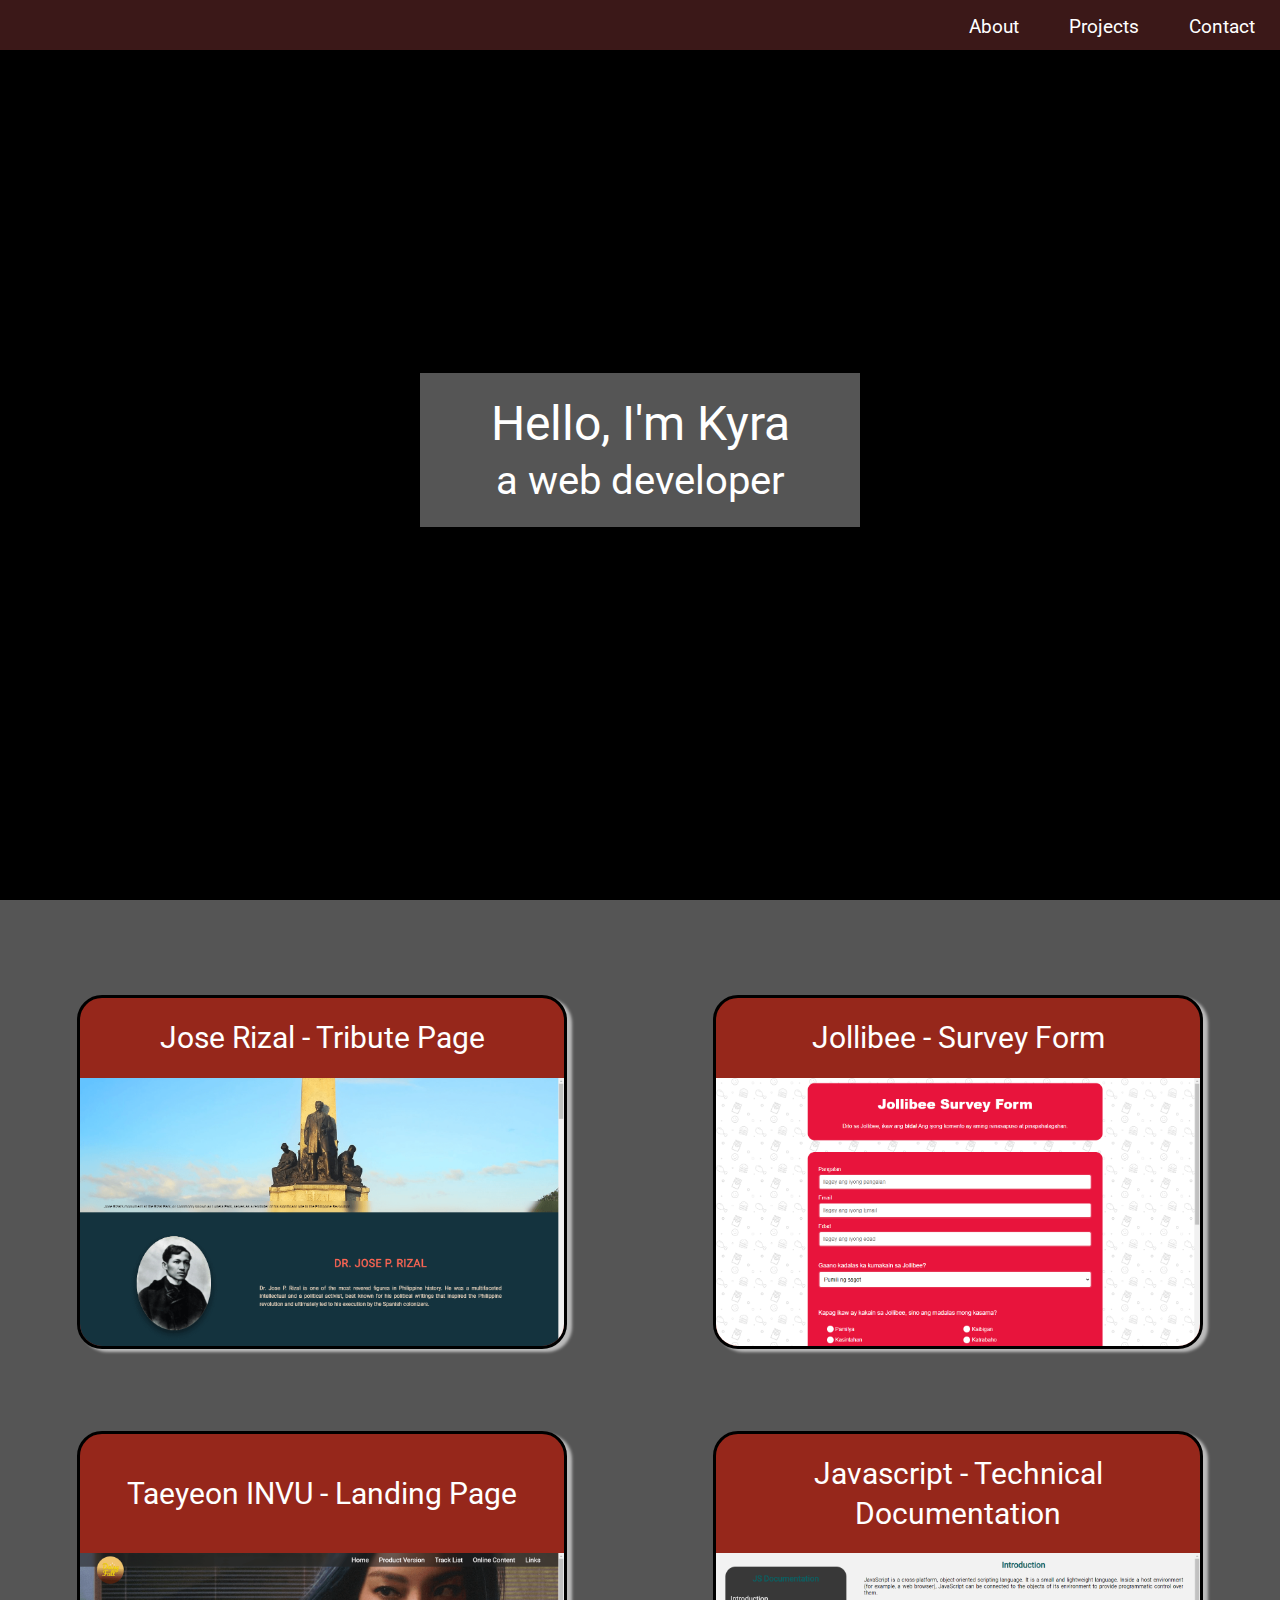
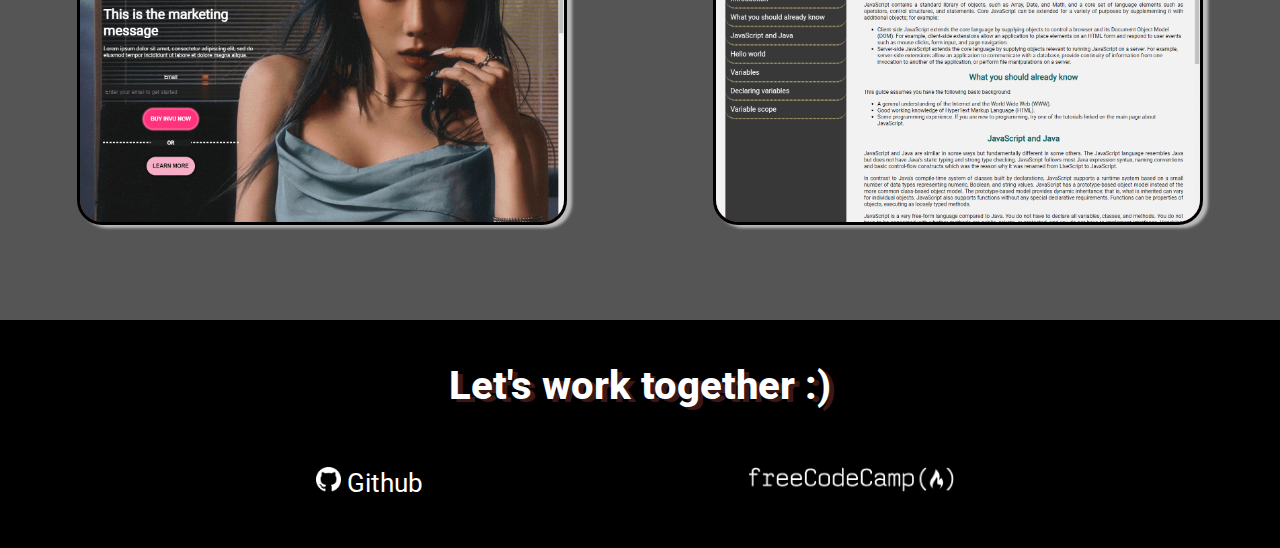
<file: index.html>
<!DOCTYPE html>
<html lang="en">
<head>
    <meta charset="UTF-8">
    <meta http-equiv="X-UA-Compatible" content="IE=edge">
    <meta name="viewport" content="width=device-width, initial-scale=1.0">
    <title>Kyra Espartinez | Portfolio</title>
    <script>
        window.onbeforeunload = function () {
            history.scrollRestoration = 'manual';
            window.scrollTo(0, 0);
        }
    </script>
    <link rel="stylesheet" href="style.css">
</head>
<body>
    <nav id="navbar">
        <a href="#welcome-section" class="nav-link">About</a>
        <a href="#projects" class="nav-link">Projects</a>
        <a href="#social" class="nav-link">Contact</a>
    </nav>
    <div id="logo_animation">
        <div class="logo_line animate" id="line_blue"></div>
        <div class="logo_line animate" id="line_red"></div>
        <div class="line_white animate" id="line_white_bottom"></div>
        <div class="line_white animate" id="line_white_top"></div>
    </div>
    <main id="main_section">
        <section id="welcome-section">
            <div id="intro">
                <h1>Hello, I'm Kyra</h1>
                <h2>a web developer</h2>
            </div>
        </section>
        <section id="projects">
            <div id="project-container">
                <div class="project-tile">
                    <h3>Jose Rizal - Tribute Page</h3>
                    <a href="#"><img src="images/tribute_page.png" alt="tribute page"></a>
                </div>
                <div class="project-tile">
                    <h3>Jollibee - Survey Form</h3>
                    <a href="#"><img src="images/survey form.png" alt="survey form"></a>
                </div>
                <div class="project-tile">
                    <h3>Taeyeon INVU - Landing Page</h3>
                    <a href="#"><img src="images/landing_page.png" alt="landing page"></a>
                </div>
                <div class="project-tile">
                    <h3>Javascript - Technical Documentation</h3>
                    <a href="#"><img src="images/technical_doc.png" alt="technical documentation"></a>
                </div>
            </div>
        </section>
        <section id="social">
            <h2 id="social_title">Let's work together :)</h2>
            <ul id="social_list">
                <li><a href="https://github.com/kkiramel" id="profile-link" target="_blank"><img src="/images/github_logo.png" alt="Github Logo" class="logo_img"> Github</a></li>
                <li><a href="https://www.freecodecamp.org/kiramel" id="profile-link-fcc" target="_blank"><img src="/images/fcc_logo.png" alt="freeCodeCamp Logo" class="logo_img"></a></li>
            </ul>
            
        </section>
    </main>
    
</body>
</html>
</file>
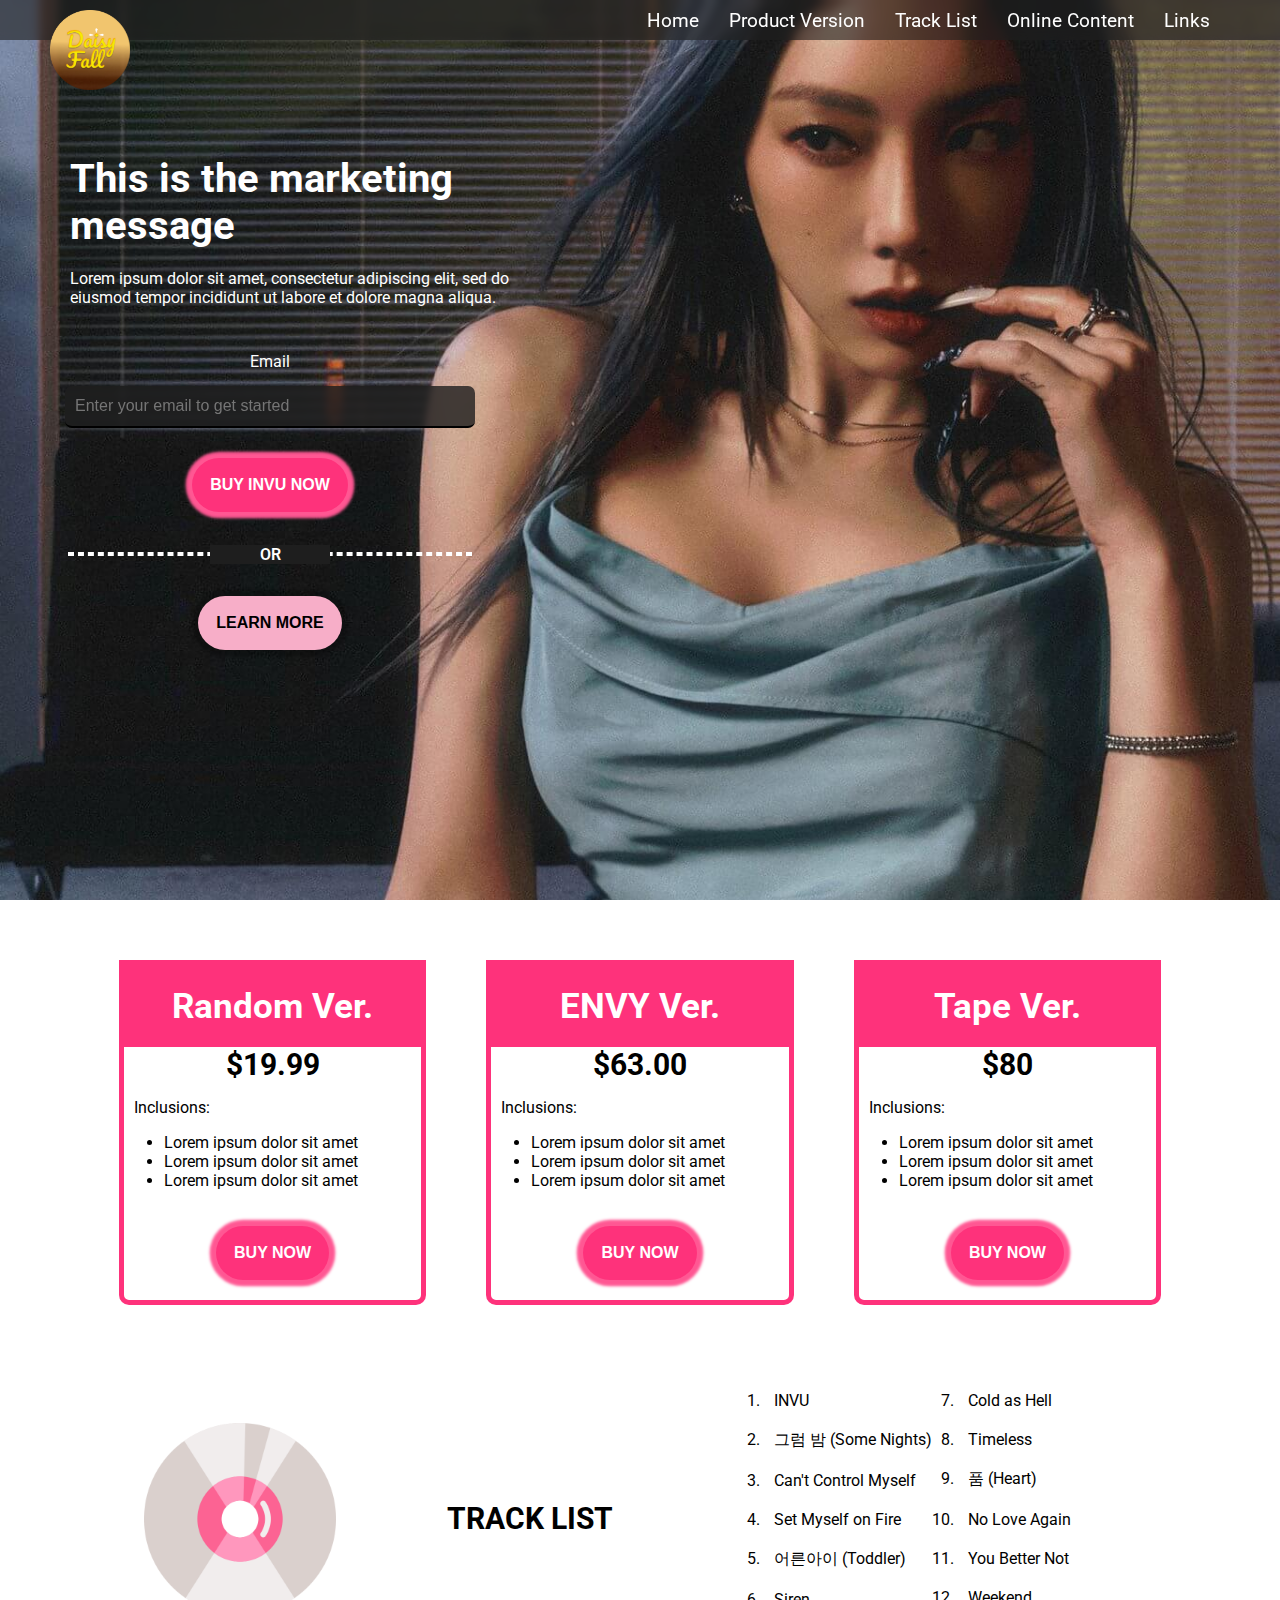
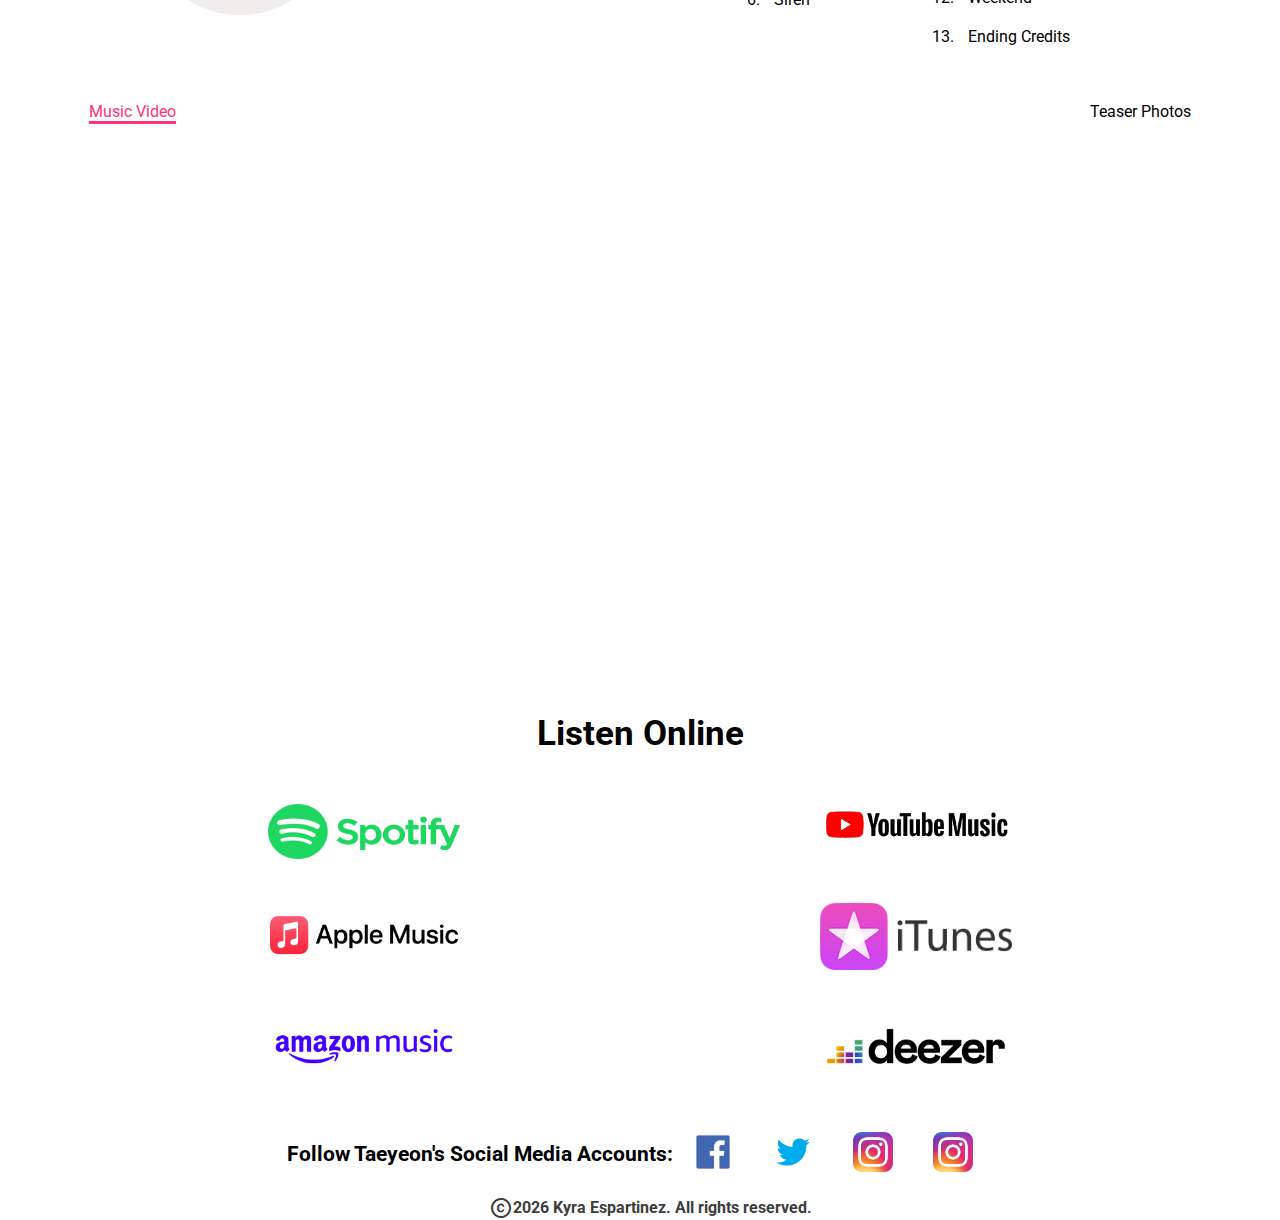
<file: product-landing-page.html>
<!DOCTYPE html>
<html lang="en">
<head>
    <meta charset="UTF-8">
    <meta http-equiv="X-UA-Compatible" content="IE=edge">
    <meta name="viewport" content="width=device-width, initial-scale=1.0">
    <link rel="stylesheet" href="assets/style.css">
    <link href="https://fonts.googleapis.com/icon?family=Material+Icons+Outlined" rel="stylesheet">
    <title>Daisy Fall</title>
</head>
<body>
    <header id="header">
        <img src="assets/images/daisy-fall-logo.png" alt="Daisy Fall Logo" id="header-img">
        <nav id="nav-bar">
            <a href="#main-container" class="nav-link">Home</a>
            <a href="#version-selection" class="nav-link">Product Version</a>
            <a href="#track-list" class="nav-link">Track List</a>
            <a href="#online-content" class="nav-link">Online Content</a>
            <a href="#digital-platform" class="nav-link">Links</a>
        </nav>
    </header>
    <main id="main-container">
        <div id="hero-container">
            <img src="assets/images/taeyeon-hero-1.jpg" alt="INVU Banner" id="hero-banner">
            <div id="hero-text">
                <h1 id="hero-title">This is the marketing message</h1>
            <p id="hero-description">Lorem ipsum dolor sit amet, consectetur adipiscing elit, sed do eiusmod tempor incididunt ut labore et dolore magna aliqua. </p>
            
                <form action="#" id="form" autocomplete="off">
                    <label for="name">Email</label>
                    <input type="email" name="email" id="email" placeholder="Enter your email to get started" required>
    
                    <input type="submit" id="submit" class="hero-btn primary-btn" value="buy invu now">
                    <div>
                        <p>or</p>
                    </div>
                    <a href="#version-selection" alt="button anchor tag"><button type="button" id="learn-more__btn" class="hero-btn secondary-btn">learn more</button></a>
                    
                </form>
                
            
            </div>
            
        </div>
        <div id="version-selection" class="container">
            <div class="version">
                <h2 class="version-title">Random Ver.</h2>
                <div class="version-description">
                    <h3 class="version-price">$19.99</h3>
                    <p class="version-inclusion">
                        Inclusions:
                        <ul>
                            <li>Lorem ipsum dolor sit amet</li>
                            <li>Lorem ipsum dolor sit amet</li>
                            <li>Lorem ipsum dolor sit amet</li>
                        </ul>
                    </p>
                </div>
                <button type="button" id="buy_random" class="hero-btn primary-btn">Buy Now</button>
            </div>
            <div class="version">
                <h2 class="version-title">ENVY Ver.</h2>
                <div class="version-description">
                    <h3 class="version-price">$63.00</h3>
                    <p class="version-inclusion">
                        Inclusions:
                        <ul>
                            <li>Lorem ipsum dolor sit amet</li>
                            <li>Lorem ipsum dolor sit amet</li>
                            <li>Lorem ipsum dolor sit amet</li>
                        </ul>
                    </p>
                </div>
                <button type="button" id="buy_envy" class="hero-btn primary-btn">Buy Now</button>
            </div>
            <div class="version">
                <h2 class="version-title">Tape Ver.</h2>
                <div class="version-description">
                    <h3 class="version-price">$80</h3>
                    <p class="version-inclusion">
                        Inclusions:
                        <ul>
                            <li>Lorem ipsum dolor sit amet</li>
                            <li>Lorem ipsum dolor sit amet</li>
                            <li>Lorem ipsum dolor sit amet</li>
                        </ul>
                    </p>
                </div>
                <button type="button" id="buy_tape" class="hero-btn primary-btn">Buy Now</button>
            </div>
        </div>
        <div id="track-list" class="container">
            <img src="assets/images/disc.png" alt="An image of a disc" id="disc-img">
            <h3 id="track-list-title">track list</h3>
            <ol id="list">
                <li class="list-title">INVU</li>
                <li class="list-title">그럼 밤 (Some Nights)</li>
                <li class="list-title">Can't Control Myself</li>
                <li class="list-title">Set Myself on Fire</li>
                <li class="list-title">어른아이 (Toddler)</li>
                <li class="list-title">Siren</li>
                <li class="list-title">Cold as Hell</li>
                <li class="list-title">Timeless</li>
                <li class="list-title">품 (Heart)</li>
                <li class="list-title">No Love Again</li>
                <li class="list-title">You Better Not</li>
                <li class="list-title">Weekend</li>
                <li class="list-title">Ending Credits</li>
            </ol>
        </div>
        <!-- PRODUCT FEATURES -->
        <!-- <div id="product-features">
            <h2 id="feature-title">product features/inclusions</h2>
            <select name="select-version" id="select-version">
                <option value="Random Ver." class="version-opt">Random Ver.</option>
                <option value="Envy Ver." class="version-opt">Envy Ver.</option>
                <option value="LP Ver." class="version-opt">LP Ver.</option>
            </select>
            <div id="version-inclusion">
                <h3></h3>
                <ul id="ver-inclusion">
                    <li></li>
                    <li></li>
                    <li></li>
                    <li></li>
                    <li></li>
                </ul>
            </div>
        </div> -->
        <div id="online-content" class="container">
            <div id="content-nav">
                <a href="#content-video">Music Video</a>
                <a href="#content-photos">Teaser Photos</a>
            </div>
            <div id="content-video">
                <video src="" id="video"></video>
                <iframe width="950" height="534" src="https://www.youtube.com/embed/AbZH7XWDW_k" title="YouTube video player" frameborder="0" allow="accelerometer; autoplay; clipboard-write; encrypted-media; gyroscope; picture-in-picture" allowfullscreen loading="lazy"></iframe>
            </div>
            <div id="content-photos">
                <img src="assets/images/taeyeon-invu-teaser-1.jpg" class="teaser-image" alt="">
                <img src="assets/images/taeyeon-invu-teaser-2.jpg" class="teaser-image" alt="" >
                <img src="assets/images/taeyeon-invu-teaser-3.jpg" class="teaser-image" alt="" >
                <img src="assets/images/taeyeon-invu-teaser-4.jpg" class="teaser-image" alt="" >
                <img src="assets/images/taeyeon-invu-teaser-5.jpg" class="teaser-image" alt="" >
                <img src="assets/images/taeyeon-invu-teaser-6.jpg" class="teaser-image" alt="" >
                <img src="assets/images/taeyeon-invu-teaser-7.jpg" class="teaser-image" alt="" >
                <img src="assets/images/taeyeon-invu-teaser-8.jpg" class="teaser-image" alt="" >
                <img src="assets/images/taeyeon-invu-teaser-9.jpg" class="teaser-image" alt="" >
                <img src="assets/images/taeyeon-invu-teaser-10.jpg" class="teaser-image" alt="" >
                <img src="assets/images/taeyeon-invu-teaser-11.jpg" class="teaser-image" alt="" >
                <img src="assets/images/taeyeon-invu-teaser-12.jpg" class="teaser-image" alt="" >
                <button class="carousel-btn" id="previous"><span class="material-icons-outlined">
                    keyboard_arrow_left
                    </span></button>
                <button class="carousel-btn" id="next"><span class="material-icons-outlined">
                    keyboard_arrow_right
                    </span></button>
            </div>
        </div>
        <div id="digital-platform" class="container">
            <h2 id="digital-platform-title">Listen Online</h2>
            <a href="http://open.spotify.com/album/7i2YLTVQ0dyngRuUqtGmr9" alt="spotify link"><img src="assets/images/logo_spotify.png" alt="spotify logo" class="social-link"></a>
            <a href="https://music.youtube.com/playlist?list=OLAK5uy_npH0Zud2yY3xbQwAZeoYPTMEPY9NHaqY0" alt="youtube music link"><img src="assets/images/logo_youtube.png" alt="youtube music logo" class="social-link"></a>
            <a href="https://music.apple.com/ph/album/invu-the-3rd-album/1609049611?uo=4&ls=1&app=music&at=1l3vpUI&ct=dmj89g%7Cgoogle.com" alt="apple music link"><img src="assets/images/logo_apple.png" alt="apple music logo" class="social-link"></a>
            <a href="https://music.apple.com/ph/album/invu-the-3rd-album/1609049611?uo=4&ls=1&app=itunes&at=1l3vpUI&ct=dmj89g%7Cgoogle.com" alt="itunes link"><img src="assets/images/logo_itunes.png" alt="itunes logo" class="social-link"></a>
            <a href="https://music.amazon.com/albums/B09S5X23ZW?tag=linkfire-smarturl-20" alt="amazon music link"><img src="assets/images/logo_amazon.png" alt="amazon music logo" class="social-link"></a>
            <a href="https://www.deezer.com/en/album/294550162" alt="deezer link"><img src="assets/images/logo_deezer.png" alt="deezer logo" class="social-link"></a>
        </div>
        <div id="social-acc" class="container">
            <h5>Follow Taeyeon's Social Media Accounts:</h5>
            <a href="https://www.facebook.com/TAEYEON.smofficial/" alt="Taeyeon Official Facebook link"><img src="assets/images/logo_facebook.png" alt="facebook  logo"></a> 
            <a href="https://twitter.com/taeyeonsmtown" alt="Taeyeon Official Twitter link"><img src="assets/images/logo_twitter.png" alt="twitter logo"></a>
            <a href="https://www.instagram.com/taeyeon.smofficial/" alt="Taeyeon Official Instagram link"><img src="assets/images/logo_ig.png" alt="instagram logo"></a>
            <a href="https://www.instagram.com/taeyeon_ss/" alt="Taeyeon Personal Instagram link"><img src="assets/images/logo_ig.png" alt="instagram logo"></a>
        </div>
        <div id="license">
            <span class="material-icons-outlined">copyright</span>
            <h6 id="license-text">Kyra Espartinez. All rights reserved.</h6>
        </div>
    </main>
    <script src="assets/style.js"></script>
</body>
</html>
</file>
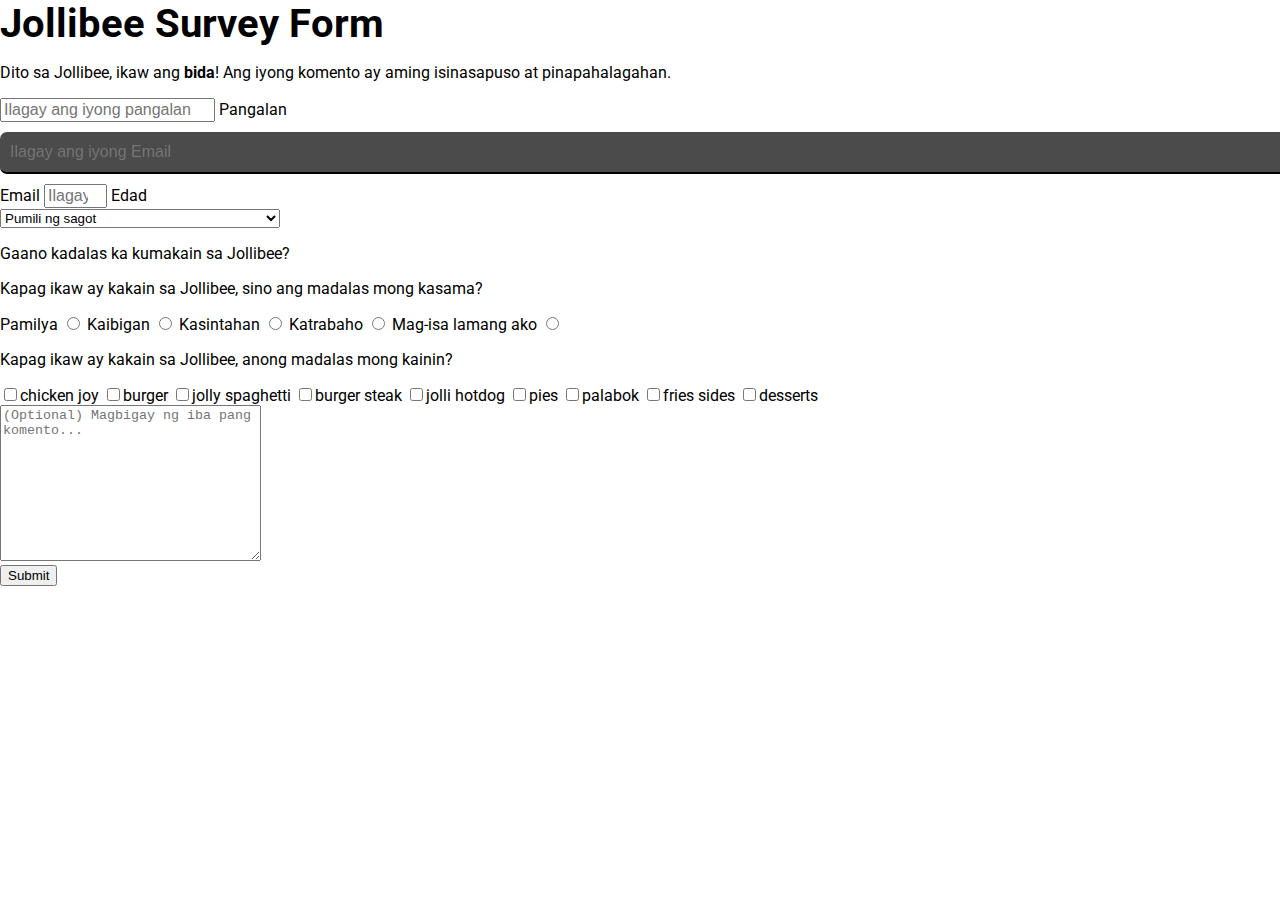
<file: survey-form.html>
<!DOCTYPE html>
<html lang="en">
<head>
    <meta charset="UTF-8">
    <meta http-equiv="X-UA-Compatible" content="IE=edge">
    <meta name="viewport" content="width= device-width, initial-scale=1.0">
    <link rel="stylesheet" href="assets/style.css">
    <title>Jollibee Survey Form</title>
</head>
<body>
    <header>
        <h1 id="title">Jollibee Survey Form</h1>
        <p id="description">Dito sa Jollibee, ikaw ang <strong>bida</strong>! Ang iyong komento ay aming isinasapuso at pinapahalagahan.</p>
    </header>
    <form action="#" id="survey-form" autocomplete="off">
        <div class="form-group" id="personal-info">
            
            <input type="text" id="name" placeholder="Ilagay ang iyong pangalan" name="name" required>
            <label for="name" id="name-label" class="personal-label">
                Pangalan
            </label>
            
            <input type="email" name="email" id="email" placeholder="Ilagay ang iyong Email" required>
            <label for="email" id="email-label" class="personal-label">
                Email
            </label>
            
            <input type="number" name="number" id="number" min="10" max="99" placeholder="Ilagay ang iyong edad" required>
            <label for="number" id="number-label" class="personal-label">
                Edad
            </label>
        </div>
        <div class="form-group" id="survey-frequency">
            <select name="survey-frequency" id="dropdown" class="form-control" required>
                <option value="" selected disabled>Pumili ng sagot</option>
                <option value="5">Mahigit sa limang beses sa isang buwan</option>
                <option value="2">Mahigit sa dalawang beses sa isang buwan</option>
                <option value="1">Isang beses sa isang buwan</option>
            </select>
            <p id="frequency-label">Gaano kadalas ka kumakain sa Jollibee?</p>
        </div>
        <div class="form-group" id="survey-radio-btn">
            <p>Kapag ikaw ay kakain sa Jollibee, sino ang madalas mong kasama?</p>
        
            <label>Pamilya
                <input type="radio" name="companion" class="companion" value="Pamilya" required>
                <span class="checkmark"></span>
                
            </label>
            <label>Kaibigan
                <input type="radio" name="companion" class="companion" value="Kaibigan">
                <span class="checkmark"></span>
                
            </label>
            <label>Kasintahan
                <input type="radio" name="companion" class="companion" value="Kasintahan">
                <span class="checkmark"></span>
                
            </label>
            <label>Katrabaho
                <input type="radio" name="companion" class="companion" value="Katrabaho">
                <span class="checkmark"></span>
                
            </label>
            <label>Mag-isa lamang ako
                <input type="radio" name="companion" class="companion" value="Mag-isa lamang ako">
                <span class="checkmark"></span>
            </label>
        </div>
        
        <div class="form-group" id="survey-checkbox">
            <p>Kapag ikaw ay kakain sa Jollibee, anong madalas mong kainin?</p>
        <label>
            <input type="checkbox" name="" class="" value="chicken-joy">chicken joy
        </label>
        <label>
            <input type="checkbox" name="" class="" value="Burger">burger
        </label>
        <label>
            <input type="checkbox" name="" class="" value="jolly-spaghetti">jolly spaghetti
        </label>
        <label>
            <input type="checkbox" name="" class="" value="burger-steak">burger steak
        </label>
        <label>
            <input type="checkbox" name="" class="" value="jolli-hotdog">jolli hotdog
        </label>
        <label>
            <input type="checkbox" name="" class="" value="pies">pies
        </label>
        <label>
            <input type="checkbox" name="" class="" value="palabok">palabok
        </label>
        <label>
            <input type="checkbox" name="" class="" value="fries-sides">fries sides
        </label>
        <label>
            <input type="checkbox" name="" class="" value="desserts">desserts
        </label>
        
        </div>
        <div class="form-group">
            <textarea name="more-comment" id="more-comment" cols="30" rows="10" placeholder="(Optional) Magbigay ng iba pang komento..."></textarea>
        </div>
        <div class="form-group" id="btn">
            <button type="submit" id="submit" name="submit">Submit</button>
        </div>
        
    </form>
</body>
</html>
</file>
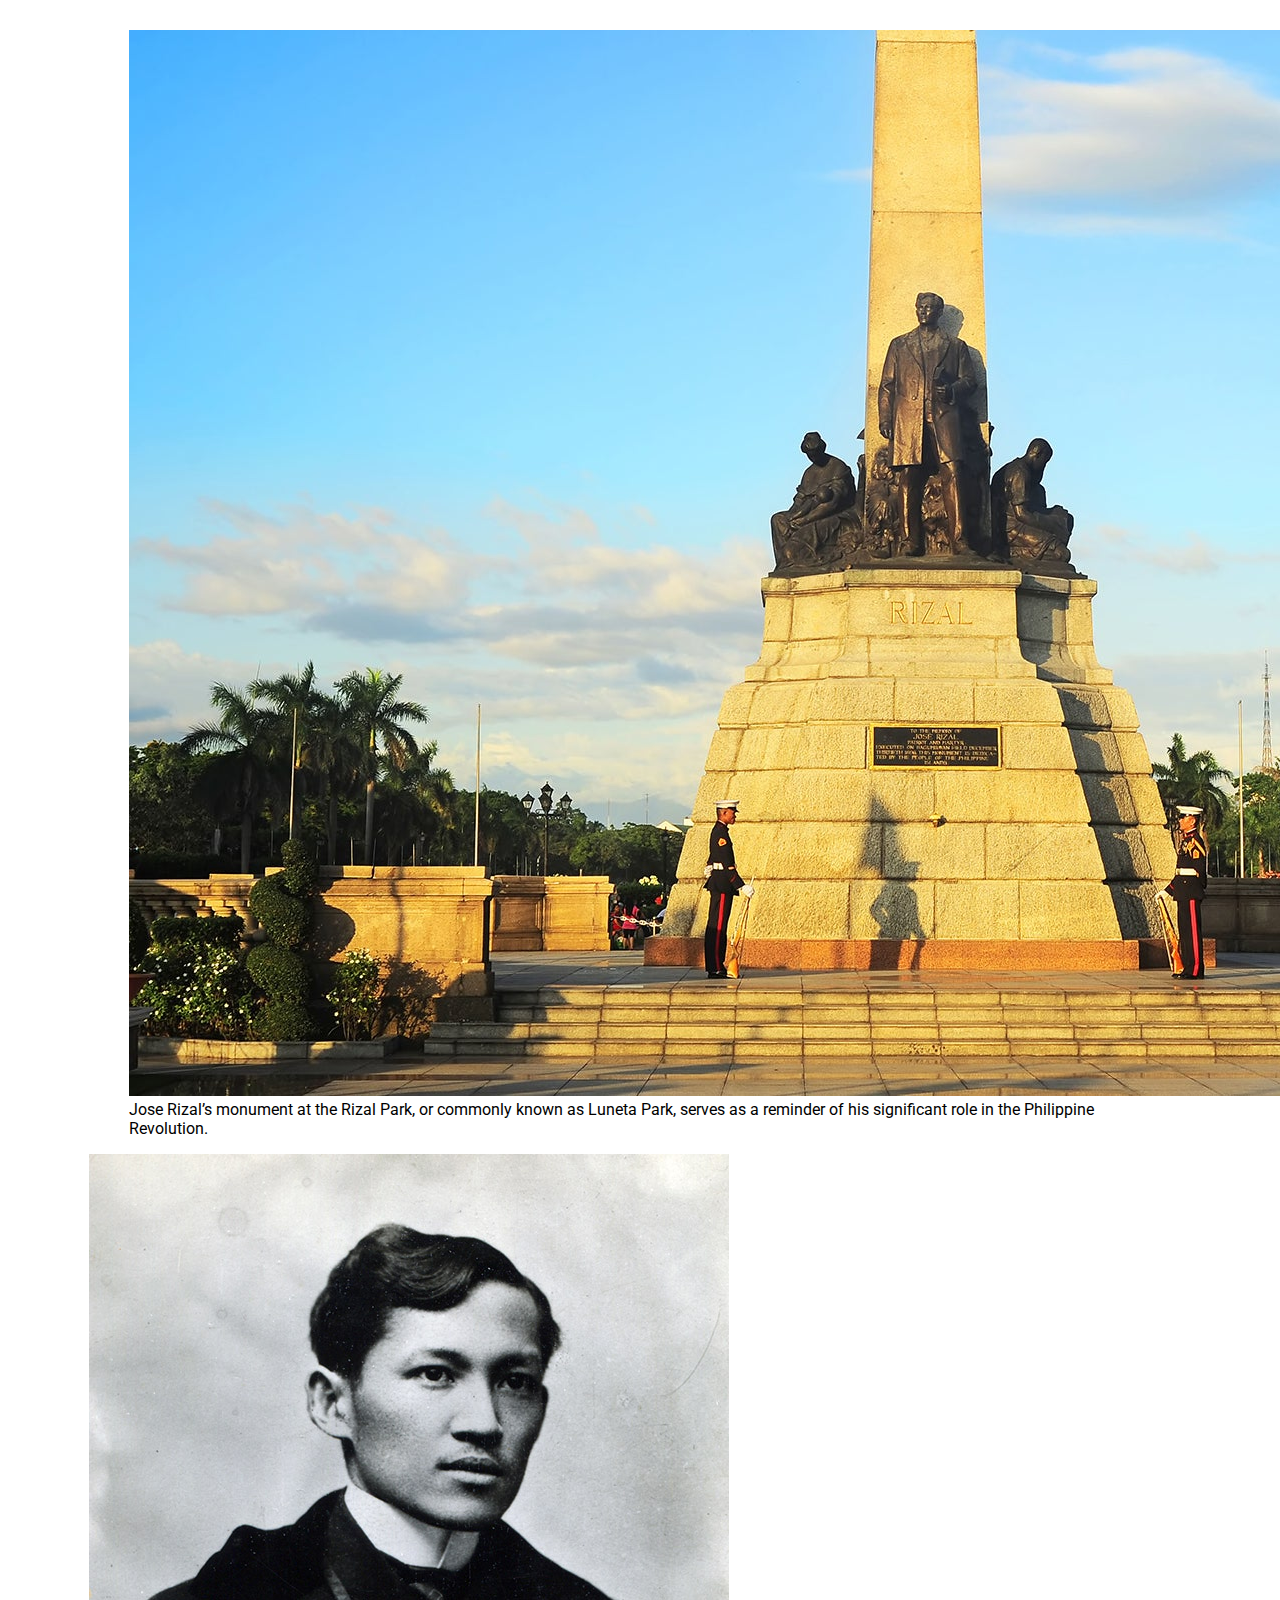
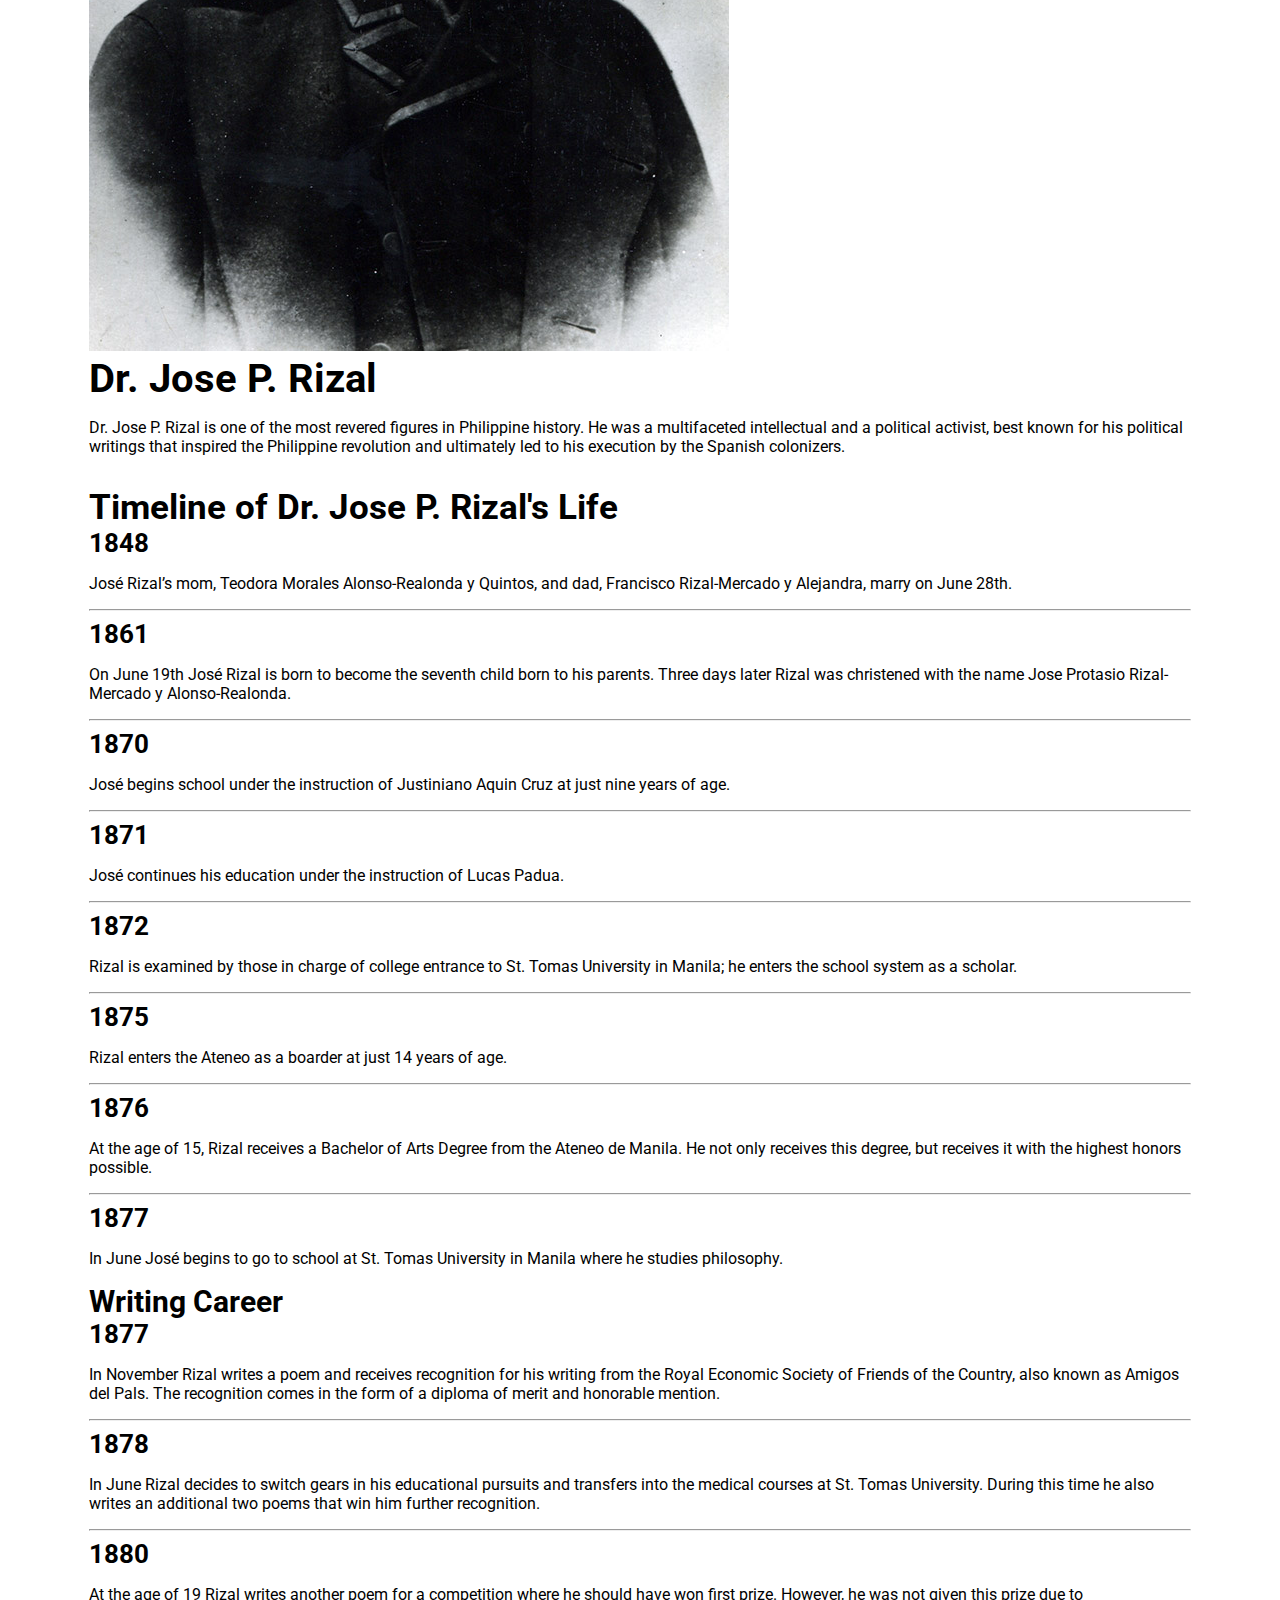
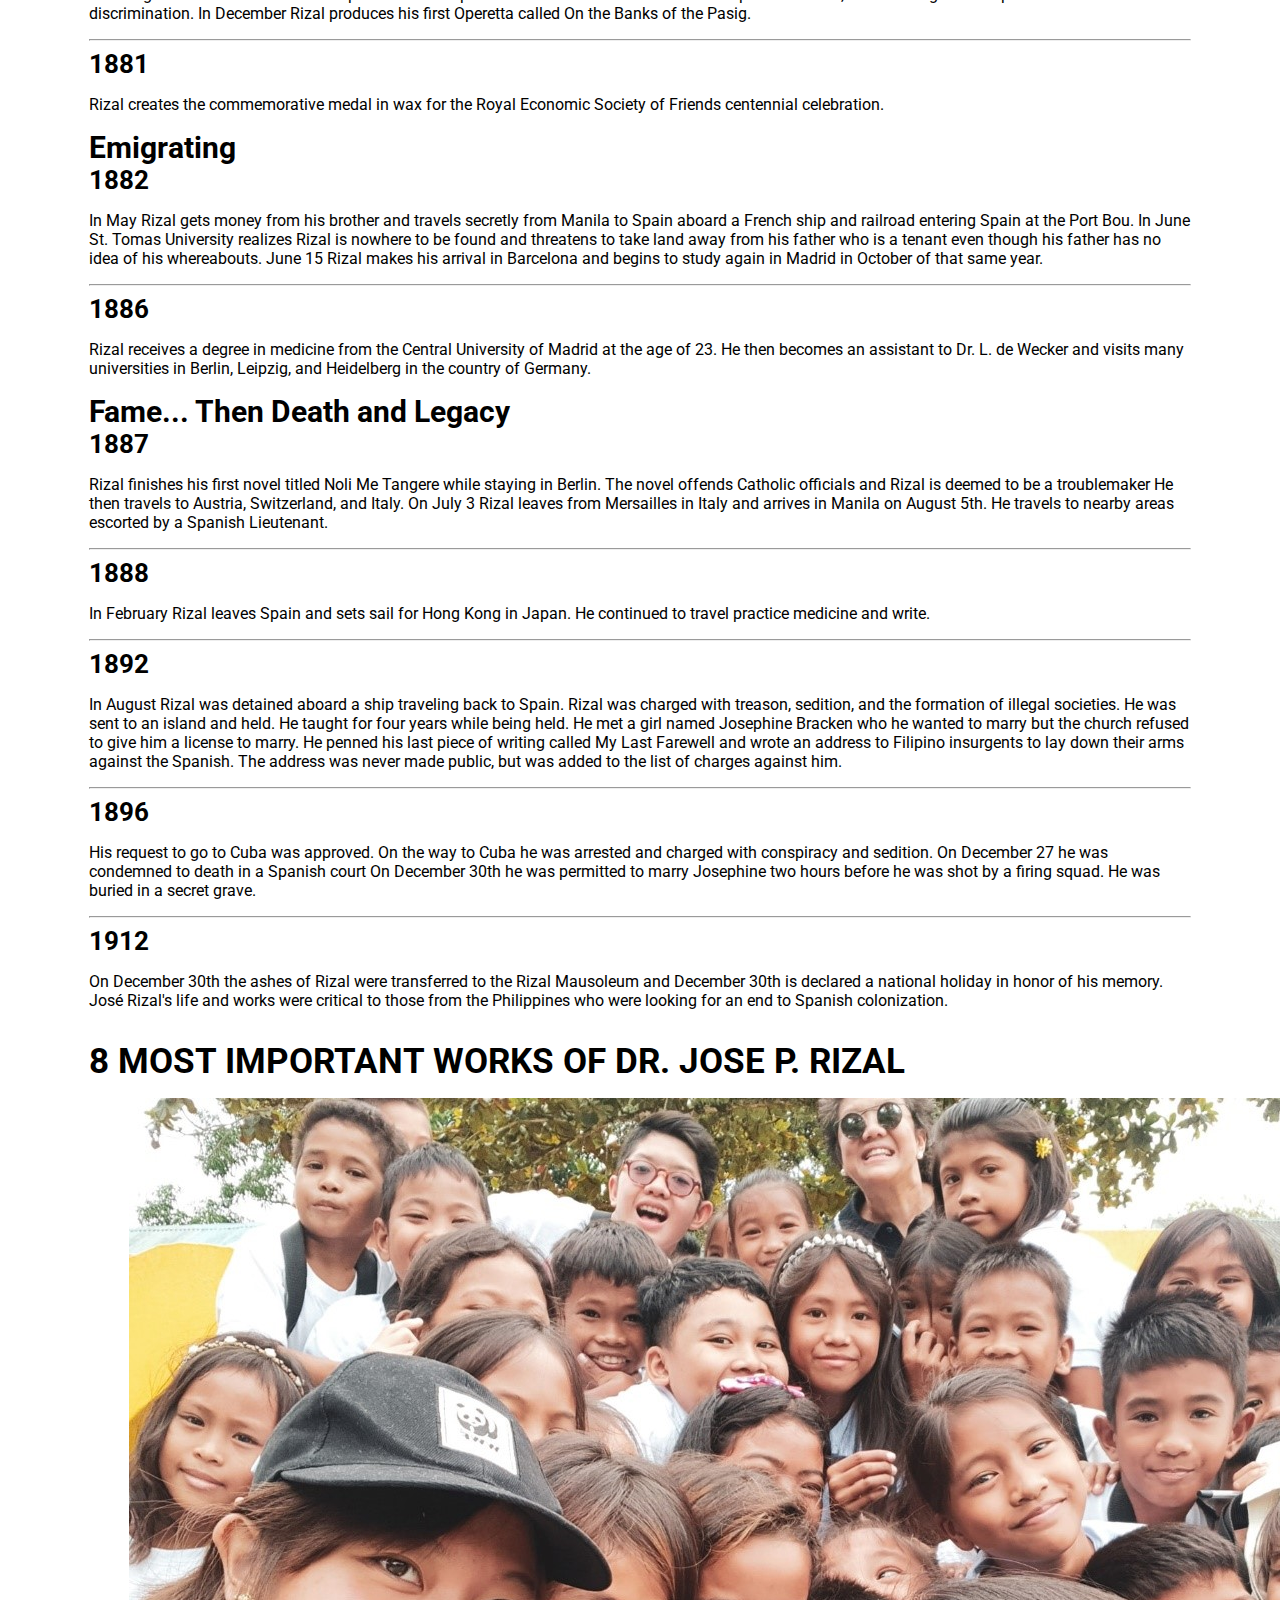
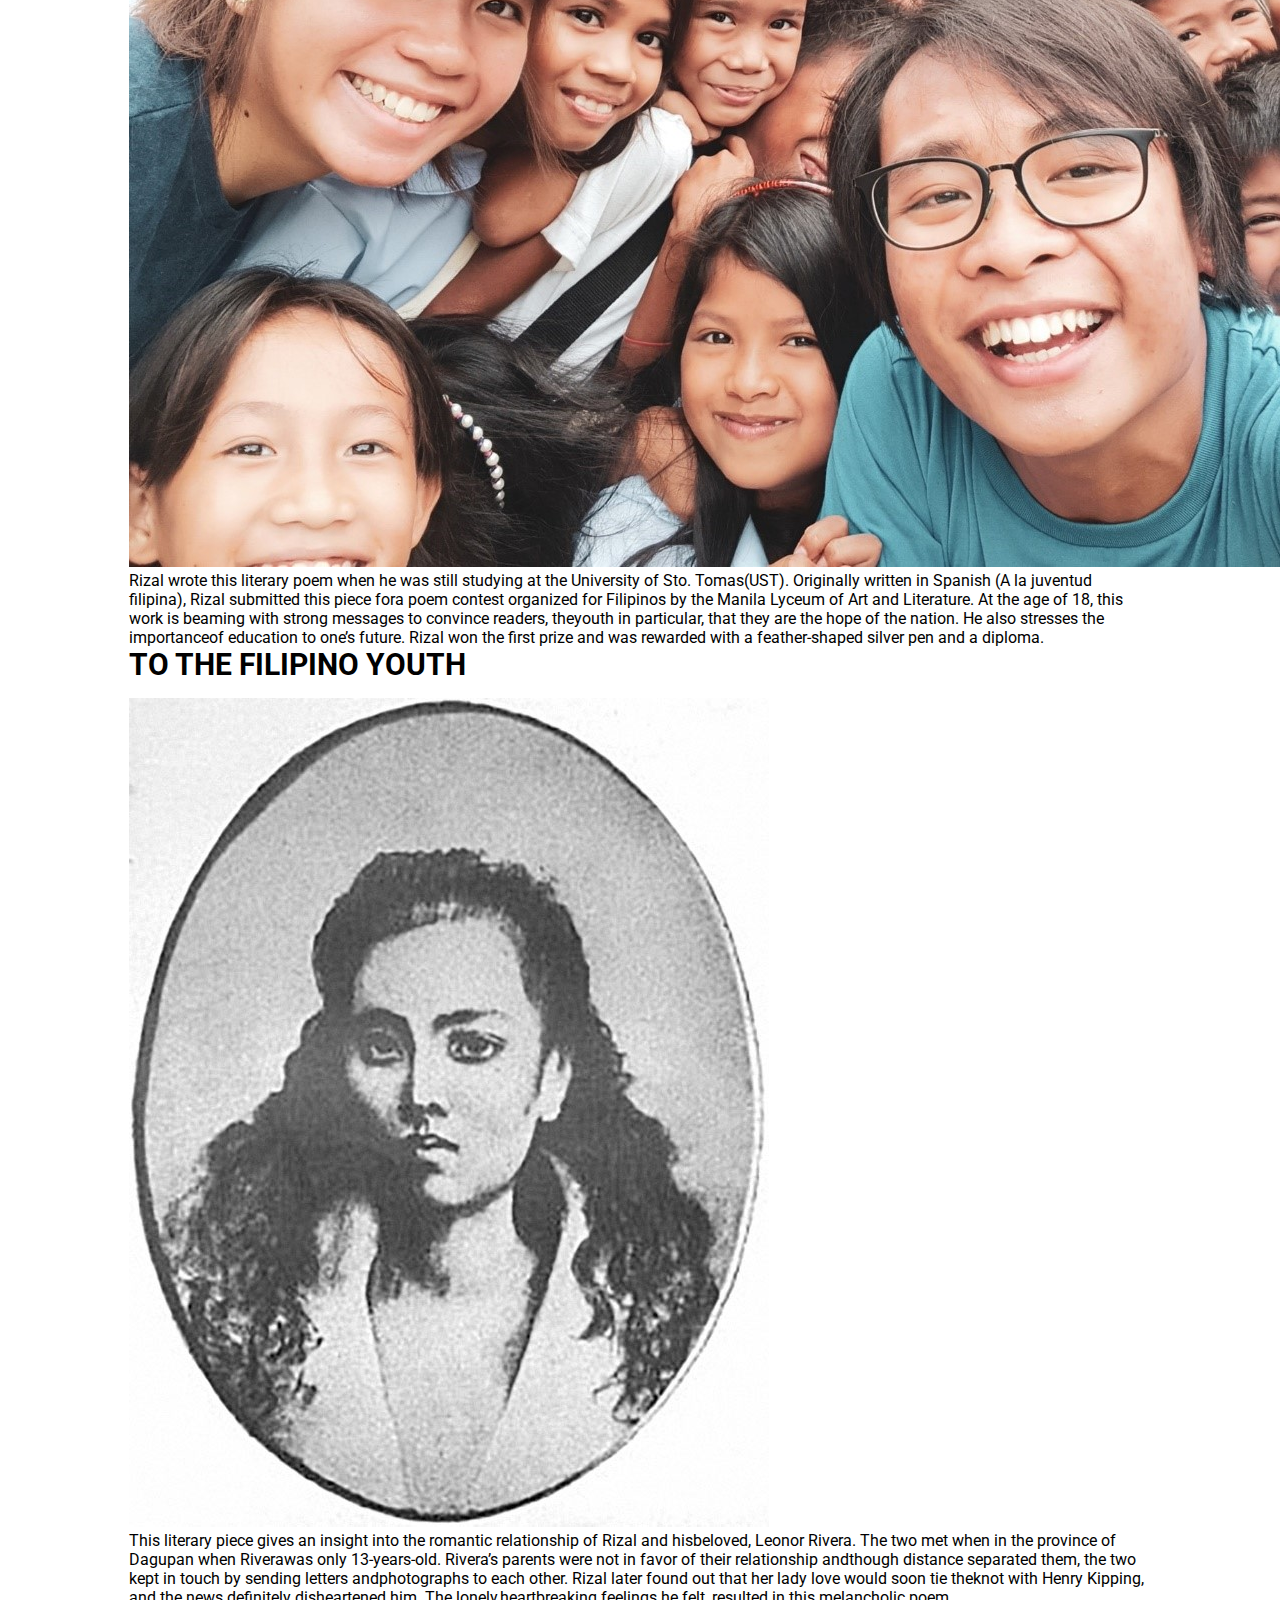
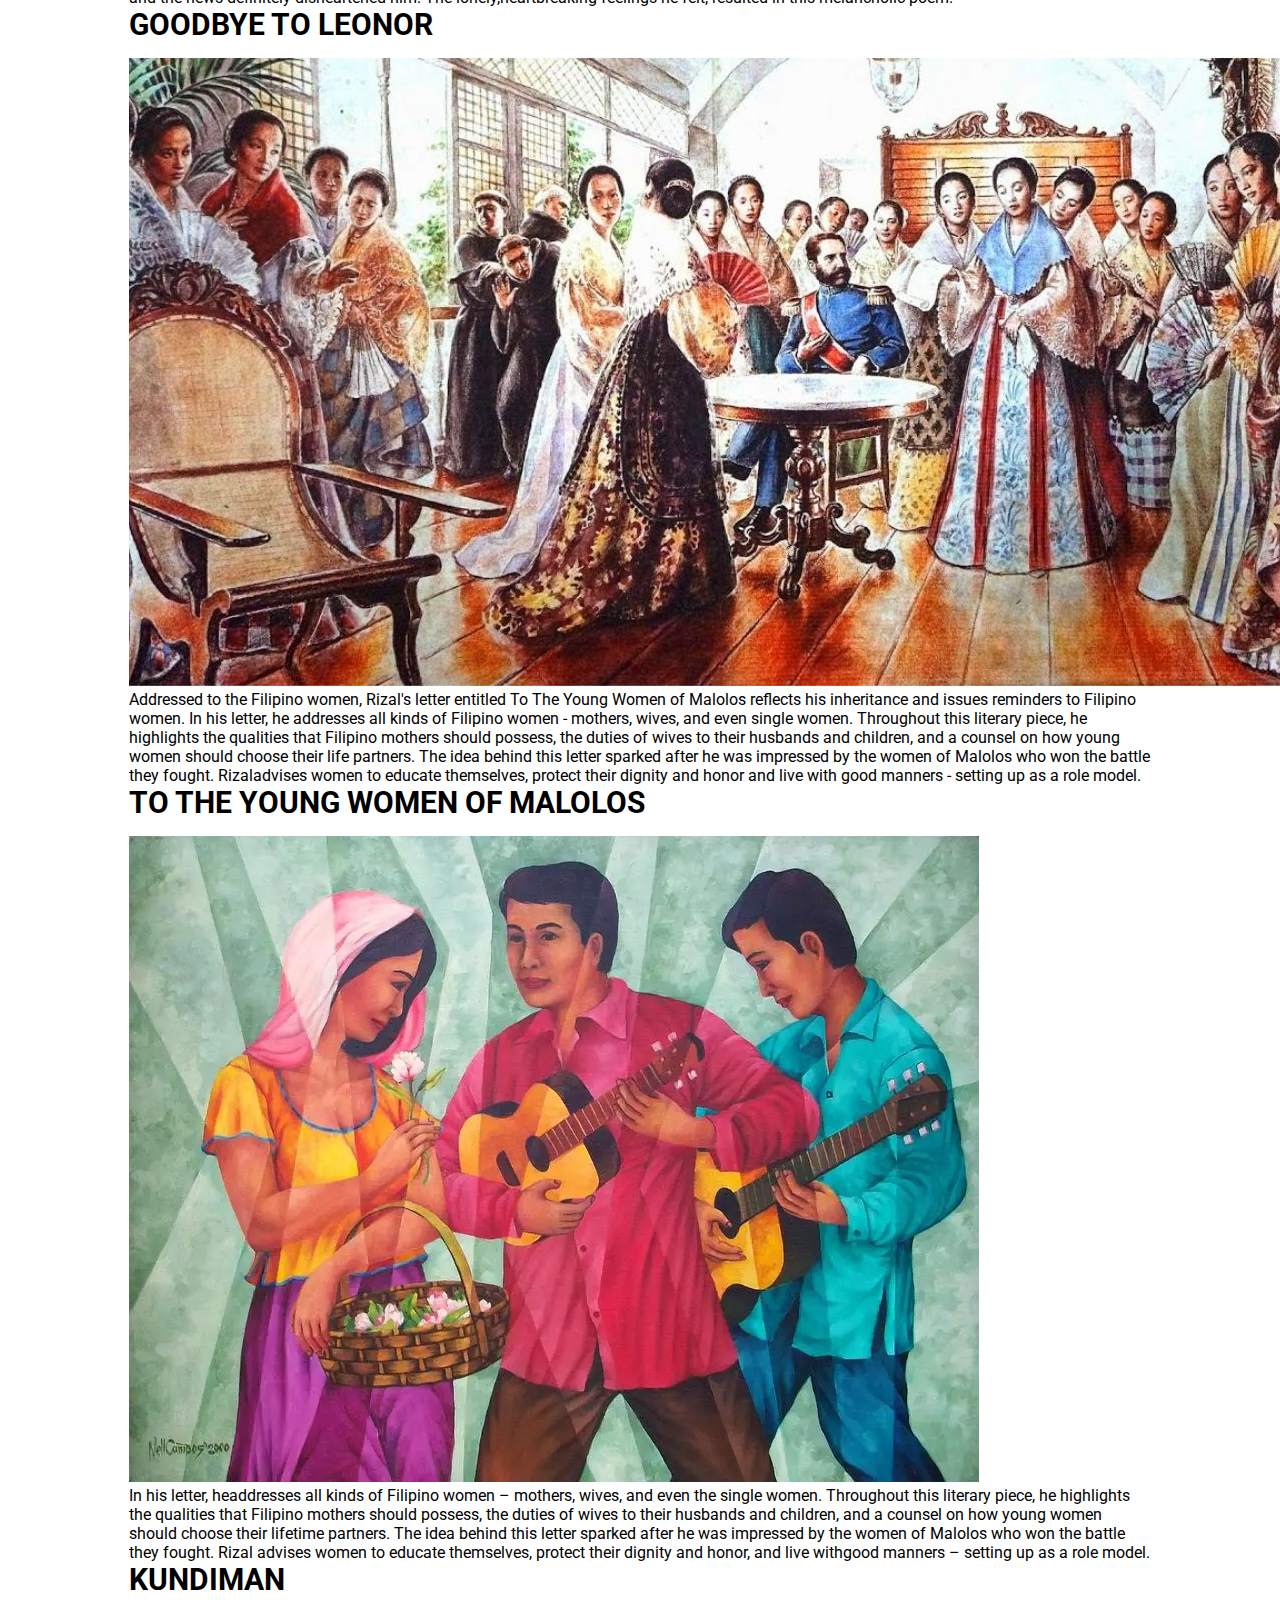
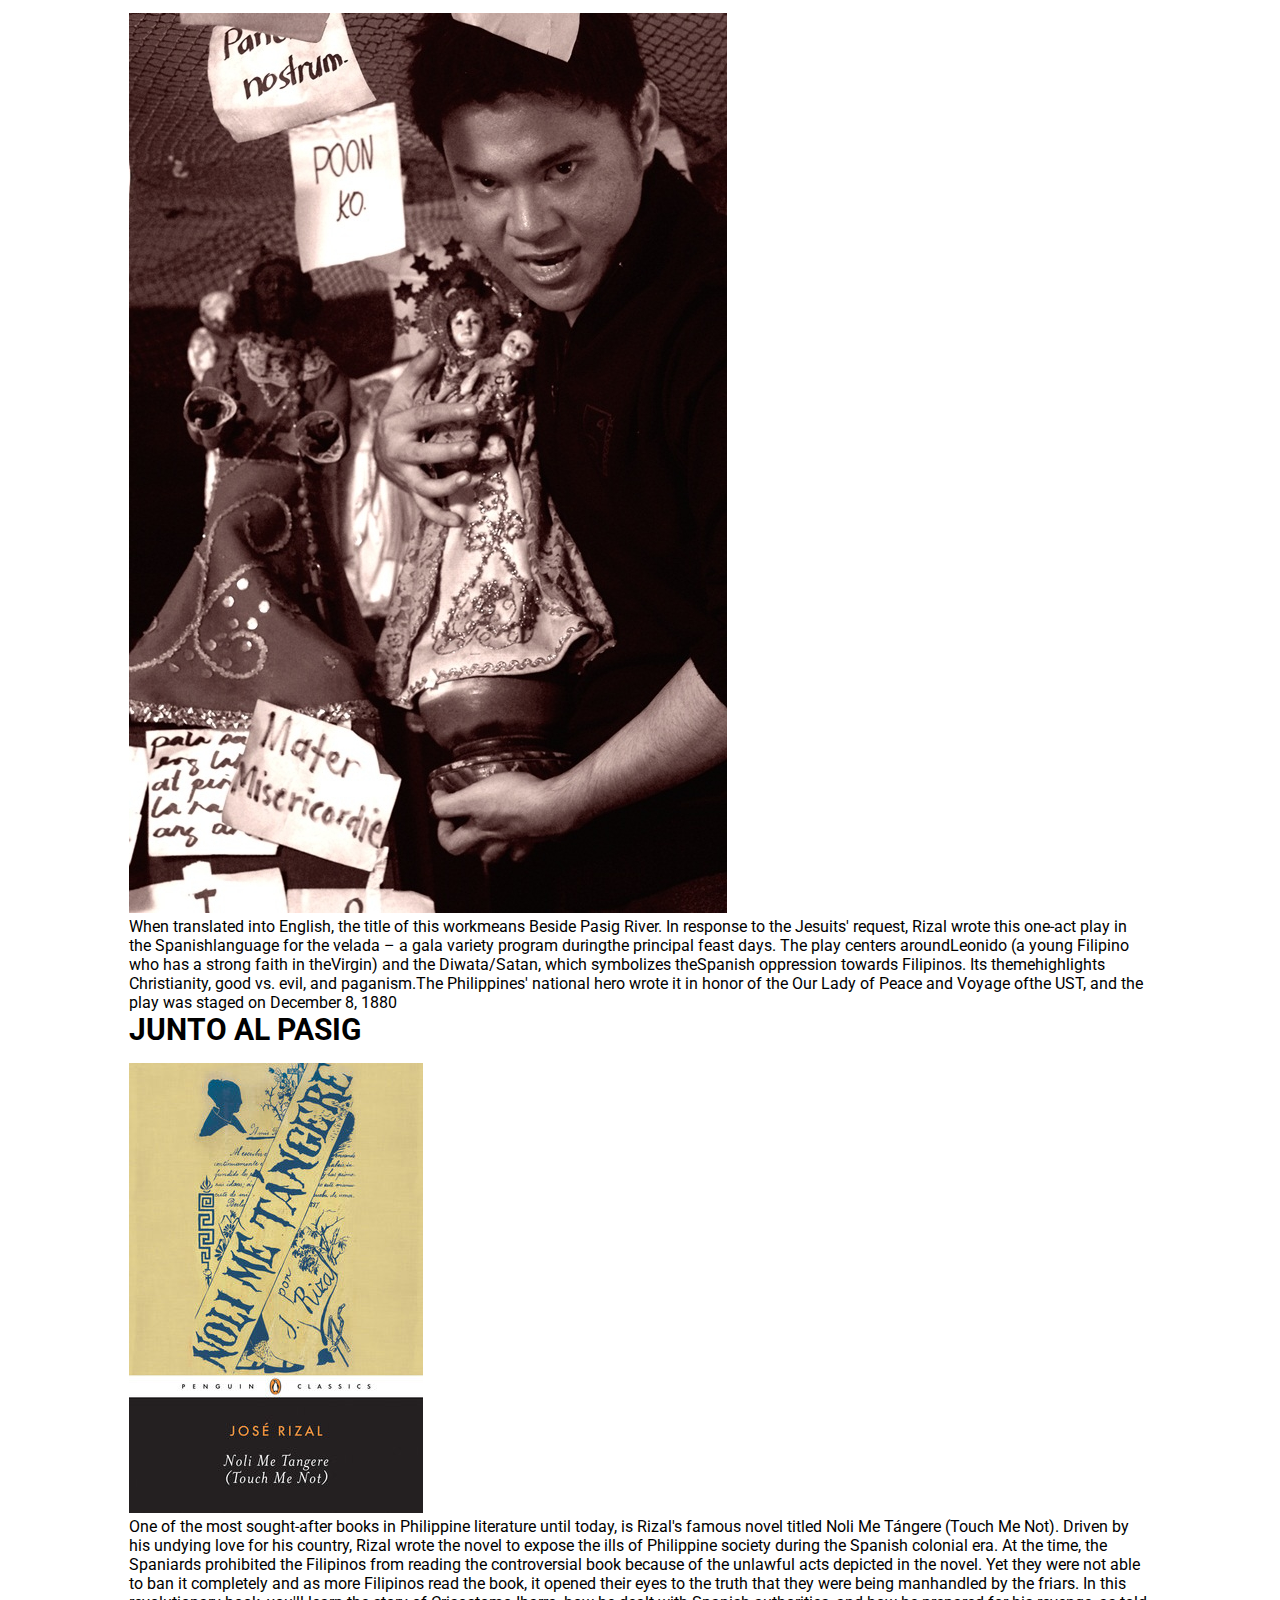
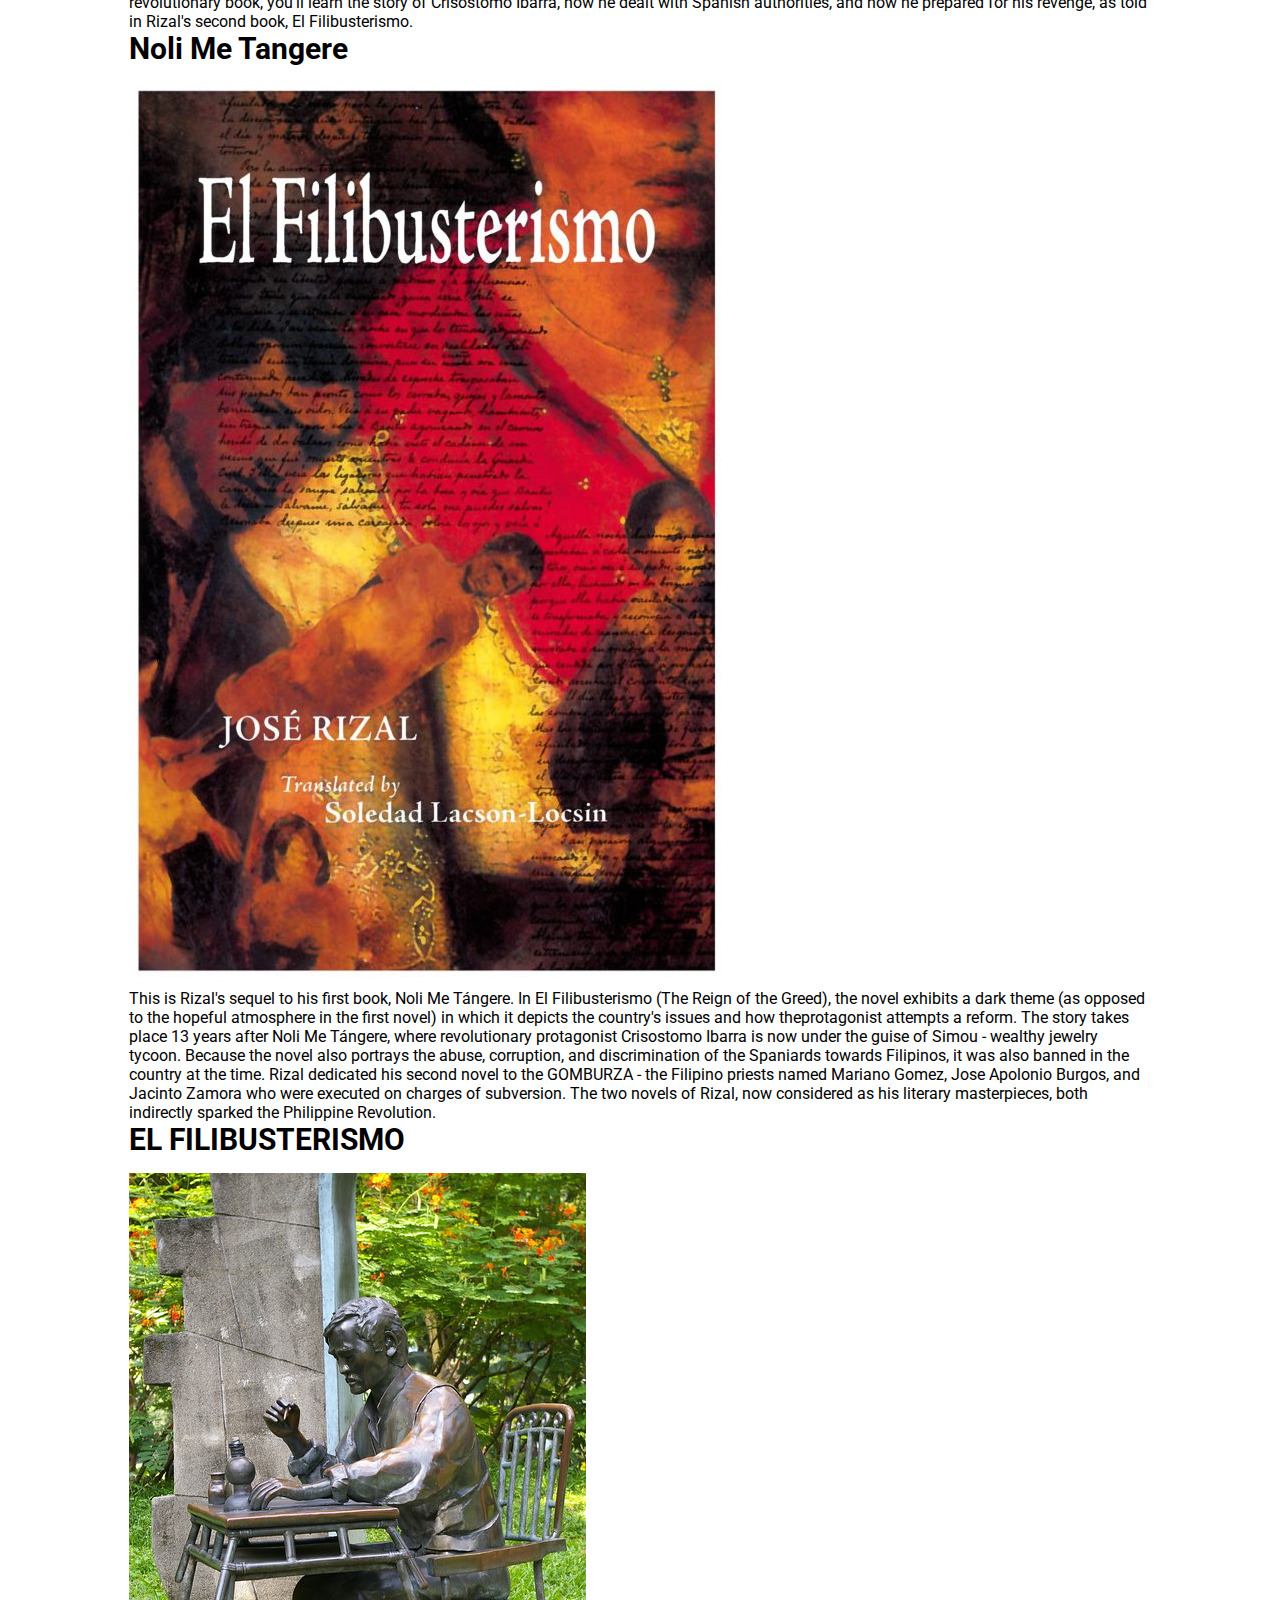
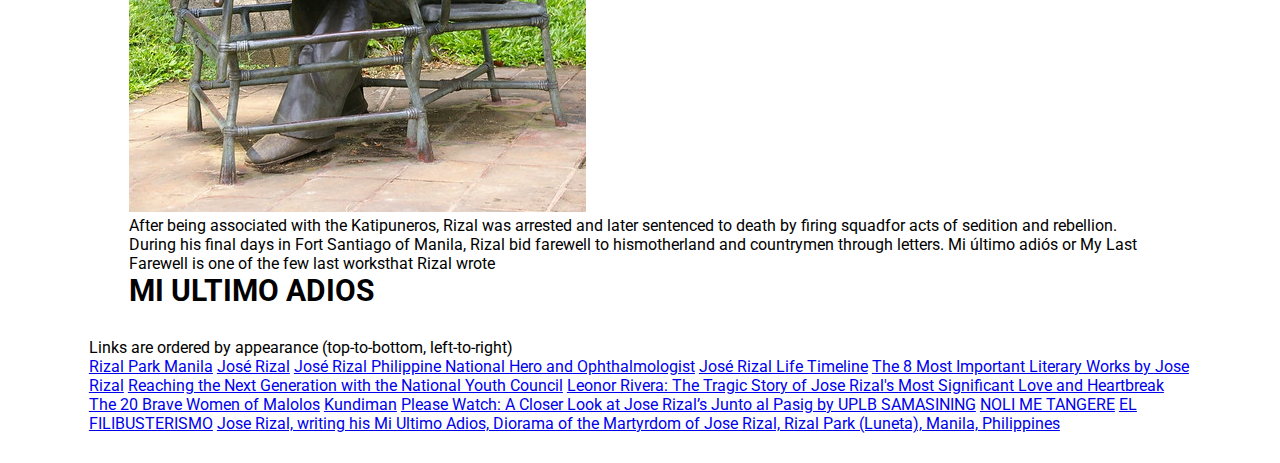
<file: tribute-page.html>
<!DOCTYPE html>
<html lang="en">
<head>
    <meta charset="UTF-8">
    <meta http-equiv="X-UA-Compatible" content="IE=edge">
    <meta name="viewport" content="width=device-width, initial-scale=1.0">
    <title>Dr. Jose P. Rizal - Tribute Page</title>
    <link rel="stylesheet" href="assets/style.css">
    <link rel="preconnect" href="https://fonts.googleapis.com">
<link rel="preconnect" href="https://fonts.gstatic.com" crossorigin>
<link href="https://fonts.googleapis.com/css2?family=Roboto&display=swap" rel="stylesheet">
<script src="assets/style.js"></script>
</head>
<body>
    <main id="main">
        <div class="container">
            <div class="banner">
                <figure id="img-div">
                    <img src="assets/image/luneta-park.jpg" alt="Luneta Park" id="image">
                <figcaption id="img-caption">Jose Rizal’s monument at the Rizal Park, or commonly known as Luneta Park, serves as a reminder of his significant role in the Philippine Revolution.</figcaption>
                </figure>
            </div>
            <div class="hero">
                <img src="assets/image/jose-rizal.jpg" alt="Dr. Jose P. Rizal">
                <span>
                    <h1 id="title">Dr. Jose P. Rizal</h1>
                    <p id="tribute-info">Dr. Jose P. Rizal  is one of the most revered figures in Philippine history. He was a multifaceted intellectual and a political activist, best known for his political writings that inspired the Philippine revolution and ultimately led to his execution by the Spanish colonizers.</p>
                </span>
               
            </div>
        </div>
        <div class="container timeline__section">
            <h2>Timeline of Dr. Jose P. Rizal's Life</h2>
            <div class="timeline__description">
                <span class="timeline__block">
                    <h4 class="timeline-year">1848</h4>
                    <p class="timeline-description">José Rizal’s mom, Teodora Morales Alonso-Realonda y Quintos, and dad, Francisco Rizal-Mercado y Alejandra, marry on June 28th.</p>
                </span>
                <hr>
                <span class="timeline__block">
                    <h4 class="timeline-year">1861</h4>
                    <p class="timeline-description">On June 19th José Rizal is born to become the seventh child born to his parents. Three days later Rizal was christened with the name Jose Protasio Rizal-Mercado y Alonso-Realonda.</p>
                </span>
                <hr>
                <span class="timeline__block">
                    <h4 class="timeline-year">1870</h4>
                    <p class="timeline-description">José begins school under the instruction of Justiniano Aquin Cruz at just nine years of age.</p>
                </span>
                <hr>
                <span class="timeline__block">
                    <h4 class="timeline-year">1871</h4>
                    <p class="timeline-description">José continues his education under the instruction of Lucas Padua.</p>
                </span>
                <hr>
                <span class="timeline__block">
                    <h4 class="timeline-year">1872</h4>
                    <p class="timeline-description">Rizal is examined by those in charge of college entrance to St. Tomas University in Manila; he enters the school system as a scholar.</p>
                </span>
                <hr>
                <span class="timeline__block">
                    <h4 class="timeline-year">1875</h4>
                    <p class="timeline-description">Rizal enters the Ateneo as a boarder at just 14 years of age.</p>
                </span>
                <hr>
                <span class="timeline__block">
                    <h4 class="timeline-year">1876</h4>
                    <p class="timeline-description">At the age of 15, Rizal receives a Bachelor of Arts Degree from the Ateneo de Manila. He not only receives this degree, but receives it with the highest honors possible.</p>
                </span>
                <hr>
                <span class="timeline__block">
                    <h4 class="timeline-year">1877</h4>
                    <p class="timeline-description">In June José begins to go to school at St. Tomas University in Manila where he studies philosophy.</p>
                </span> 
                <h3 class="timeline-subheader">Writing Career</h3>
                <span class="timeline__block">
                    <h4 class="timeline-year">1877</h4>
                    <p class="timeline-description">In November Rizal writes a poem and receives recognition for his writing from the Royal Economic Society of Friends of the Country, also known as Amigos del Pals. The recognition comes in the form of a diploma of merit and honorable mention.</p>
                </span>
                <hr><span class="timeline__block">
                    <h4 class="timeline-year">1878</h4>
                    <p class="timeline-description">In June Rizal decides to switch gears in his educational pursuits and transfers into the medical courses at St. Tomas University. During this time he also writes an additional two poems that win him further recognition.</p>
                </span>
                <hr><span class="timeline__block">
                    <h4 class="timeline-year">1880</h4>
                    <p class="timeline-description">At the age of 19 Rizal writes another poem for a competition where he should have won first prize. However, he was not given this prize due to discrimination.

                    In December Rizal produces his first Operetta called On the Banks of the Pasig.</p>
                </span>
                <hr><span class="timeline__block">
                    <h4 class="timeline-year">1881</h4>
                    <p class="timeline-description">Rizal creates the commemorative medal in wax for the Royal Economic Society of Friends centennial celebration.</p>
                </span>
                <h3 class="timeline-subheader">Emigrating</h3>
                <span class="timeline__block">
                    <h4 class="timeline-year">1882</h4>
                    <p class="timeline-description">In May Rizal gets money from his brother and travels secretly from Manila to Spain aboard a French ship and railroad entering Spain at the Port Bou.

                    In June St. Tomas University realizes Rizal is nowhere to be found and threatens to take land away from his father who is a tenant even though his father has no idea of his whereabouts.
                    
                    June 15 Rizal makes his arrival in Barcelona and begins to study again in Madrid in October of that same year.</p>
                </span>
                <hr>
                <span class="timeline__block">
                    <h4 class="timeline-year">1886</h4>
                    <p class="timeline-description">Rizal receives a degree in medicine from the Central University of Madrid at the age of 23. He then becomes an assistant to Dr. L. de Wecker and visits many universities in Berlin, Leipzig, and Heidelberg in the country of Germany.
                    </p>
                </span>
                <h3 class="timeline-subheader">Fame... Then Death and Legacy</h3>
                <span class="timeline__block">
                    <h4 class="timeline-year">1887</h4>
                    <p class="timeline-description">Rizal finishes his first novel titled Noli Me Tangere while staying in Berlin. The novel offends Catholic officials and Rizal is deemed to be a troublemaker

                    He then travels to Austria, Switzerland, and Italy.
                    
                    On July 3 Rizal leaves from Mersailles in Italy and arrives in Manila on August 5th. He travels to nearby areas escorted by a Spanish Lieutenant.</p>
                </span>
                <hr><span class="timeline__block">
                    <h4 class="timeline-year">1888</h4>
                    <p class="timeline-description">In February Rizal leaves Spain and sets sail for Hong Kong in Japan. He continued to travel practice medicine and write.</p>
                </span>
                <hr><span class="timeline__block">
                    <h4 class="timeline-year">1892</h4>
                    <p class="timeline-description">In August Rizal was detained aboard a ship traveling back to Spain. Rizal was charged with treason, sedition, and the formation of illegal societies. He was sent to an island and held.

                    He taught for four years while being held.
                    
                    He met a girl named Josephine Bracken who he wanted to marry but the church refused to give him a license to marry.
                    
                    He penned his last piece of writing called My Last Farewell and wrote an address to Filipino insurgents to lay down their arms against the Spanish. The address was never made public, but was added to the list of charges against him.</p>
                </span>
                <hr><span class="timeline__block">
                    <h4 class="timeline-year">1896</h4>
                    <p class="timeline-description">His request to go to Cuba was approved. On the way to Cuba he was arrested and charged with conspiracy and sedition.

                    On December 27 he was condemned to death in a Spanish court
                    
                    On December 30th he was permitted to marry Josephine two hours before he was shot by a firing squad.
                    
                    He was buried in a secret grave.</p>
                </span>
                <hr><span class="timeline__block">
                    <h4 class="timeline-year">1912</h4>
                    <p class="timeline-description">On December 30th the ashes of Rizal were transferred to the Rizal Mausoleum and December 30th is declared a national holiday in honor of his memory.

                    José Rizal's life and works were critical to those from the Philippines who were looking for an end to Spanish colonization.</p>
                </span>
            </div>
            
        </div>
        <div class="container works">
            <h2>8 MOST IMPORTANT WORKS OF DR. JOSE P. RIZAL</h2>
            
            <div class="works__grid">
                <article>
                    <figure  class="works__img">
                        <img src="assets/image/NYC-Feature-3.jpg" alt="To The Filipino Youth">
                        <div class="works__figcaption">
                            <figcaption class="works_description">Rizal wrote this literary poem when he was still studying at the University of Sto. Tomas(UST). Originally written in Spanish (A la juventud filipina), Rizal submitted this piece fora poem contest organized for Filipinos by the Manila Lyceum of Art and Literature. At the age of 18, this work is beaming with strong messages to convince readers, theyouth in particular, that they are the hope of the nation. He also stresses the importanceof education to one’s future. Rizal won the first prize and was rewarded with a feather-shaped silver pen and a diploma.</figcaption>
                        </div>
                        <h3>TO THE FILIPINO YOUTH</h3>
                    </figure>
                    
                </article>
                <article>
                    <figure  class="works__img">
                        <img src="assets/image/LEONORRIVERA1.jpg" alt="Goodbye to Leonor">
                        <div class="works__figcaption">
                            <figcaption class="works_description">This   literary   piece   gives   an   insight   into   the   romantic   relationship   of   Rizal   and   hisbeloved, Leonor Rivera. The two met when in the province of Dagupan when Riverawas   only   13-years-old.   Rivera’s  parents   were  not   in   favor   of   their   relationship   andthough   distance   separated   them,   the   two   kept   in   touch   by   sending   letters   andphotographs to each other. Rizal later found out that her lady love would soon tie theknot   with   Henry   Kipping,   and   the   news   definitely   disheartened   him.   The   lonely,heartbreaking feelings he felt, resulted in this melancholic poem.</figcaption>
                        </div>
                        <h3>GOODBYE TO LEONOR</h3>
                    </figure>
                    
                </article>
                <article>
                    <figure  class="works__img">
                        <img src="assets/image/to the young women of malolos.jpg" alt="To The Young Women of Malolos">
                        <div class="works__figcaption">
                            <figcaption class="works_description">Addressed to the Filipino women, Rizal's letter entitled To The Young Women of Malolos reflects his inheritance and issues reminders to Filipino women. In his letter, he addresses all kinds of Filipino women - mothers, wives, and even single women. Throughout this literary piece, he highlights the qualities that Filipino mothers should possess, the duties of wives to their husbands and children, and a counsel on how young women should choose their life partners. The idea behind this letter sparked after he was impressed by the women of Malolos who won the battle they fought. Rizaladvises women to educate themselves, protect their dignity and honor and live with good manners - setting up as a role model.</figcaption>
                        </div>
                        <h3>TO THE YOUNG WOMEN OF MALOLOS</h3>
                    </figure>
                    
                </article>
                <article>
                    <figure  class="works__img">
                        <img src="assets/image/harana-neil-campos.webp" alt="Kundiman">
                        <div class="works__figcaption">
                            <figcaption class="works_description">In his letter, headdresses all kinds of Filipino women – mothers, wives, and even the single women. Throughout this literary piece, he highlights the qualities that Filipino mothers should possess, the duties of wives to their husbands and children, and a counsel on how young women should choose their lifetime partners. The idea behind this letter sparked after he was impressed by the women of Malolos who won the battle they fought. Rizal advises women to educate themselves, protect their dignity and honor, and live withgood manners – setting up as a role model.</figcaption>
                        </div>
                        <h3>KUNDIMAN</h3>
                    </figure>
                    
                </article>
                <article>
                    <figure  class="works__img">
                        <img src="assets/image/junto-al-pasig.jpg" alt="Junto Al Pasig">
                        <div class="works__figcaption">
                            <figcaption class="works_description">When   translated   into   English,   the   title   of   this   workmeans Beside Pasig River. In response to the Jesuits' request,   Rizal   wrote  this   one-act   play   in  the   Spanishlanguage for the velada – a gala variety program duringthe   principal   feast   days.   The   play   centers   aroundLeonido (a young Filipino who has a strong faith in theVirgin)   and   the   Diwata/Satan,   which   symbolizes   theSpanish   oppression   towards   Filipinos.   Its   themehighlights   Christianity,   good   vs.   evil,   and   paganism.The Philippines' national hero wrote it in honor of the Our Lady of Peace and Voyage ofthe UST, and the play was staged on December 8, 1880</figcaption>
                        </div>
                        <h3>JUNTO AL PASIG</h3>
                    </figure>
                    
                </article>
                <article>
                    <figure  class="works__img">
                        <img src="assets/image/noli-me-tangere.jpg" alt="Noli Me Tangere">
                        <div class="works__figcaption">
                            <figcaption class="works_description">One of the most sought-after books in Philippine literature until today, is Rizal's famous novel titled Noli Me Tángere (Touch Me Not). Driven by his undying love for his country, Rizal wrote the novel to expose the ills of Philippine society during the Spanish colonial era. At the time, the Spaniards prohibited the Filipinos from reading the controversial book because of the unlawful acts depicted in the novel. Yet they were not able to ban it completely and as more Filipinos read the book, it opened their eyes to the truth that they were being manhandled by the friars. In this revolutionary book, you'll learn the story of Crisostomo Ibarra, how he dealt with Spanish authorities, and how he prepared for his revenge, as told in Rizal's second book, El Filibusterismo.</figcaption>
                        </div>
                        <h3>Noli Me Tangere</h3>
                    </figure>
                    
                </article>
                <article>
                    <figure  class="works__img">
                        <img src="assets/image/el filibusterismo.jpg" alt="El Filibusterismo">
                        <div class="works__figcaption">
                            <figcaption class="works_description">This is Rizal's sequel to his first book, Noli Me Tángere. In El Filibusterismo (The Reign of the Greed), the novel exhibits a dark theme (as opposed to the hopeful atmosphere in the first novel) in which it depicts the country's issues and how theprotagonist attempts a reform. The story takes place 13 years after Noli Me Tángere, where revolutionary protagonist Crisostomo Ibarra is now under the guise of Simou - wealthy jewelry tycoon. Because the novel also portrays the abuse, corruption, and discrimination of the Spaniards towards Filipinos, it was also banned in the country at the time. Rizal dedicated his second novel to the GOMBURZA - the Filipino priests named Mariano Gomez, Jose Apolonio Burgos, and Jacinto Zamora who were executed on charges of subversion. The two novels of Rizal, now considered as his literary masterpieces, both indirectly sparked the Philippine Revolution.</figcaption>
                        </div>
                        <h3>EL FILIBUSTERISMO</h3>
                    </figure>
                    
                </article>
                <article>
                    <figure  class="works__img">
                        <img src="assets/image/Mi Ultimo Adios.jpg" alt="Mi Ultimo Adios">
                        <div class="works__figcaption">
                            <figcaption class="works_description">After being associated with the Katipuneros, Rizal was arrested and later sentenced to death by firing squadfor acts of sedition and rebellion. During his final days in Fort Santiago of Manila, Rizal bid farewell to hismotherland and countrymen through letters. Mi último adiós or My Last Farewell is one of the few last worksthat Rizal wrote</figcaption>
                        </div>
                        <h3>MI ULTIMO ADIOS</h3>
                    </figure>
                    
                </article>
            </div>
        </div>
        <div class="container site_links">
            <span>Links are ordered by appearance (top-to-bottom, left-to-right)</span>
            <div class="links">
                <a href="https://ph.hotels.com/go/philippines/rizal-park" target="_blank">Rizal Park Manila</a>
                <a href="https://en.wikipedia.org/wiki/Jos%C3%A9_Rizal" target="_blank">José Rizal</a>
                <a href="https://jamanetwork.com/journals/jamaophthalmology/fullarticle/265463#:~:text=Jos%C3%A9%20Rizal%20(1861%2D1896),execution%20by%20the%20Spanish%20colonizers." target="_blank" id="tribute-link">José Rizal Philippine National Hero and Ophthalmologist</a>
                <a href="https://biography.yourdictionary.com/answers/biography/jose-rizal-life-timeline.html" target="_blank">José Rizal Life Timeline</a>
                <a href="https://www.studocu.com/ph/document/holy-name-university/accountancy/3-the-8-most-important-literary-works-by-jose-rizal/6224273" target="_blank">The 8 Most Important Literary Works by Jose Rizal</a>
                <a href="https://wwf.org.ph/resource-center/story-archives-2019/national-youth-council-talks/" target="_blank">Reaching the Next Generation with the National Youth Council</a>
                <a href="https://www.esquiremag.ph/the-good-life/pursuits/leonor-rivera-the-tragic-story-of-jose-rizal-s-most-significant-love-and-heartbreak-a1957-20180612-lfrm2" target="_blank">Leonor Rivera: The Tragic Story of Jose Rizal's Most Significant Love and Heartbreak</a>
                <a href="https://www.bulakenyo.ph/20-brave-women-of-malolos/" target="_blank">The 20 Brave Women of Malolos</a>
                <a href="https://www.joserizal.com/kundiman-tagalog-version/" target="_blank">Kundiman</a>
                <a href="https://spotlighttheatre.wordpress.com/2011/08/16/a-closer-look-at-jose-rizal%E2%80%99s-junto-al-pasig-by-mary-concepcion-a-lonzano/" target="_blank">Please Watch: A Closer Look at Jose Rizal’s Junto al Pasig by UPLB SAMASINING</a>
                <a href="https://www.amazon.com/Noli-Me-Tangere-Touch-Not/dp/0143039695" target="_blank">NOLI ME TANGERE</a>
                <a href="https://uhpress.hawaii.edu/title/el-filibusterismo/" target="_blank">EL FILIBUSTERISMO</a>
                <a href="https://www.flickr.com/photos/dashis/21562375878" target="_blank">Jose Rizal, writing his Mi Ultimo Adios, Diorama of the Martyrdom of Jose Rizal, Rizal Park (Luneta), Manila, Philippines</a>
            </div>
            
        </div>
    </main>
</body>
</html>
</file>
<file: style.css>
@import url('https://fonts.googleapis.com/css2?family=Roboto&display=swap');
html{
    scroll-behavior: smooth;
    scroll-margin-top: 50px;
}
body{
    padding: 0;
    margin: 0;
    font-family: 'Roboto', sans-serif;
    height: auto;
    width: 100%;
    background-color: #000;
    animation: no-scroll 1s ease-out 1;
}

#navbar{
    position: fixed;
    top: 0;
    z-index: 99;
    display: flex;
    flex-direction: row;
    justify-content: flex-end;
    width: 100%;
    height: 50px;
    color: #FFF;
    background-color: rgb(59, 24, 24);
}
#navbar a{
    width: auto;
    height: auto;
    color: #FFF;
    text-align: center;
    text-decoration: none;
    text-transform: capitalize;
    font-size: 1.2rem;
    padding: 15px 25px;
}
#navbar a:hover{
    background-color: rgb(207, 90, 90);
    color: #000;
 }
#main_section{
    position: relative;
    display: flex;
    flex-direction: column;
    justify-content: center;
    align-items: center;
    width: auto;
    height: auto;
    background-color: #000;
}

#welcome-section{
    position: relative;
    display: flex;
    flex-direction: column;
    align-items: center;
    justify-content: center;
    width: auto;
    height: 100vh;
    color: #FFF;
    z-index: 90;
    text-align: center;
    line-height: 1.6;
}
#intro{
    position: relative;
    width: 400px;
    height: auto;
    padding: 20px;
    background-color: rgb(85, 85, 85);
}

#projects, #social{
    position: relative;
    width: 100%;
    height: auto;
}

#projects{
    background-color: rgb(85, 85, 85);
}
#project-container{
    position: relative;
    display: grid;
    grid-template-columns: 1fr 1fr;
    padding: 20px;
    gap: 2rem;
    justify-items: center;
    margin-block: 50px;
}
.project-tile{
    position: relative;
    display: flex;
    flex-direction: column;
    align-items: center;
    justify-content: space-between;
    width: 80%;
    height: auto;
    box-shadow: 5px 3px 3px 0 rgba(255, 255, 255, 0.6);
    background-color: rgb(150, 39, 27);
    border-radius: 25px;
    border: 3px solid #000;
    margin: 25px 50px;
    overflow: hidden;
}
.project-tile h3{
    width: auto;
    height: auto;
    padding: 20px;
    margin: auto;
    text-align: center;
    color: #fff;
}
.project-tile img{
    position: relative;
    width: 100%;
    height: 100%;
}
#social{
    padding-block: 20px;
}
#social_title{
    position: relative;
    width: auto;
    margin-block: 20px;
    text-align: center;
    font-weight: 800;
    text-shadow: 5px 3px rgb(59, 24, 24);
    color: #FFF;
}
#social_list{
    position: inherit;
    display: flex;
    flex-direction: row;
    justify-content: space-evenly;
    align-items: center;
    width: auto;
    height: auto;
    margin-block: 30px;
    list-style: none;
}
#social_list > li {
    margin-right: 50px;
    margin-top: 25px;
}
#social_list a{
    color: #FFF;
    text-decoration: none;
    font-size: 1.6rem;
}
.logo_img{
    width: auto;
    height: 100%;
    max-height: 25px;
} 
/* css logo animation */
#logo_animation{
    position: absolute;
    display: flex;
    width: 100%;
    height: 100vh;
    background-color: #000;
    z-index: -1;
    opacity: 0;
    animation: animate-appear 1s ease-out 1; 
    overflow: hidden;
    top: 0;
}
.logo_line{
    position: absolute;
    width: 3px;
    height: 20vh;
    background-color: #FFF;
    border-radius: 100px;
    animation: animate-appear 1s ease-in 1,
    logo_lines 400ms ease-out 1;
    top: 40vh;
    overflow: hidden;
}
#line_blue{
    position: absolute;
    left: 47.2vw;
    box-shadow: 0 0 10px 5px rgba(0,0,255,0.5);
}
#line_red{
    position: absolute;
    left: 46.5vw;
    box-shadow: 0 0 10px 5px rgba(255,0,0,0.5);
}
.line_white{
    position: absolute;
    width: 3px;
    height: 14vh;
    background-color: #FFF;
    border-radius: 100px;
    box-shadow: 0 0 10px 5px rgba(255,255,255,0.5);
    overflow: hidden;
}
#line_white_bottom{
    top: 47.5vh;
    left: 52vw;
    transform: rotate(-40deg);
    animation: animate-appear 1s ease-out 1,
    line_white_bottom 400ms ease-out 1;
}
#line_white_top{
    top: 38.1vh;
    left: 50.5vw;
    transform: rotate(45deg);
    animation: animate-appear 1s ease-out 1,
    line_white_top 400ms ease-out 1;
}

h1, h2, h3, h4, h5 {
    margin-top: 0;
    font-weight: 400;
    line-height: 1.3;
  }
  
h1 {
    font-size: 3rem;
}
h2 {
    font-size: 2.5rem;
}
h3 {
    font-size: 1.9rem;
}
h4{
    font-size: 1.6rem;
}
h5{
    font-size: 1.3rem;
}
h6{
    font-size: 1rem;
}
h1,h2,h3,h4,h5,h6{
    margin: 0;
}
p, ul, li{
    font-size: 1em;
} 


  /* css animations */
@keyframes logo_lines{
    0%{
        top: -40vh;
    }
    100%{
        top: 40vh;
    }
}
@keyframes line_white_bottom{
    0%{
        opacity: 1;
        top: 100vh;
        left: 75vw;
    }
    100%{
        opacity: 1;
        top: 47.5vh;
        left: 52vw;
    }
}
@keyframes line_white_top{
    0%{
        opacity: 1;
        top: -38vh;
        left: 93vw;
    }
    100%{
        opacity: 1;
        top: 38vh;
        left: 50.5vw;
    }
}
@keyframes animate-appear{
    0%{
        z-index: 100;
        opacity: 1;
    }
    50%{
        z-index: 100;
        opacity: 1;
    }
    100%{
        z-index: 100;
        opacity: 0;
    }
}
@keyframes no-scroll {
    from, to { overflow: hidden; } 
  }

@media(max-width: 800px){
    #project-container{
        grid-template-columns: 1fr;
    }
    #navbar{
        justify-content: center;
    }
}
@media(max-width: 600px){
    #social_list{
        flex-direction: column;
    }
}
</file>
<file: assets/style.css>
@import url('https://fonts.googleapis.com/css2?family=Roboto&display=swap');
:root { 
    --high-color: #FE327B;
    --low-color: #F7AEC8;
}
html{
    scroll-behavior: smooth;
}
body{
    padding: 0;
    margin: 0;
    font-family: 'Roboto', sans-serif;
    height: auto;
    width: 100%;
}
#header{
    position: fixed;
    display: flex;
    flex-direction: row;
    width: 100vw;
    height: auto;
    max-height: 40px;
    background-color: rgba(30,30,30,0.6);
    backdrop-filter: blur(5px);
    z-index: 999;
}

#header-img{
    display: flex;
    justify-self: flex-start;
    width: auto;
    height: 80px;
    margin: 10px 0 0 50px;
    z-index: 998;
}
#nav-bar{
    display: flex;
    /* align-self: center; */
    justify-content: flex-end;
    width: 100%;
    height: auto;
    top: 0;
    margin-right: 50px;
    z-index: 997;
}

.nav-link{
    display: flex;
    align-items: center;
    margin-right: 10px;
    padding-inline: 10px;
    height: 100%;
    font-size: 1.2rem;
    text-align: center;
    text-decoration: none;
    color: #FFF;
    transition: ease-in-out 200ms;
    border-color: #000;
    
}
.nav-link:active{
    color: var(--high-color);
    text-shadow: 0px 4px 4px rgba(0, 0, 0, 0.25);
    font-weight: 600;
    
}
.nav-link:hover {
    background-color: var(--high-color);
    border-bottom: 3px solid #000;
}
#main-container{
    width: auto;
    height: auto;
}
#hero-container{
    position: relative;
    display: flex;
    width: auto;
    height: auto;
}
#hero-banner{
    width: 100%;
    height: auto;
    max-height: 100vh;
    object-fit: cover;
    object-position: 50% 20%;
}

#hero-text {
    position: absolute;
    display: flex;
    flex-direction: column;
    width: auto;
    margin: 155px 0 0 70px;
    color: #FFF;
}
#hero-title {
    width: 500px;
    height: auto;
    display: -webkit-box !important;
    -webkit-line-clamp: 2;
    -webkit-box-orient: vertical;
}

#hero-description{
    width: 500px;
    height: auto;
    margin-block: 20px;
}

#form {
    display: flex;
    flex-direction: column;
    align-items: center;
    width: 100%;
    height: auto;
    max-width: 400px;
    margin-block: 20px;
}
#form > label{
    margin: 5px;
}
#email {
    width: 100%;
    height: 30px;
    border-radius: 7px;
    padding: 5px 0 5px 10px;
    border-color: #ffc9dc;
    border: none;
    border-bottom: 2px solid #000;
    background-color: rgba(30,30,30,0.8);
    backdrop-filter: blur(3px);
    margin: 10px 0 10px 0;
    color: #FFF;
}
#email:focus{
    border-width: 4px;
}
.hero-btn{
    width: auto;
    height: auto;
    max-width: 200px;
    margin: 20px;
    font-size: 1rem;
    font-weight: 700;
    text-transform: uppercase;
    text-decoration: none;
    border: none;
    padding: 18px;
    border-radius: 65px;
    transition: ease-in 100ms;
}
.primary-btn:hover{
    box-shadow: 0px 0px 2.81818px 6.34091px #FF5793, inset 0px -5.63636px 2.81818px 4.93182px rgba(0, 0, 0, 0.25);
    border-radius: 64.2487px;
    transition: ease-in-out 200ms;
}
.secondary-btn:hover{
    box-shadow: 0px 0px 2.82px 6.34px rgba(0, 0, 0, 0.25), inset 0px -7px 3.2654px 5.71446px rgba(0, 0, 0, 0.25);
    transition: ease-in-out 200ms;
}
.hero-btn:active {
    transform: translateY(3px);
}
.primary-btn{
    box-shadow: 0px 0px 2.81818px 6.34091px #FF5793;
    background-color: var(--high-color);
    color: #FFF;
}

.secondary-btn {
    box-shadow: 0px 0px 2.82px 6.34px rgba(0, 0, 0, 0.25);
    background-color: #F7AEC8;
    color: #000;
    
}


#form > div{
    position: relative;
    display: flex;
    justify-content: center;
    width: 100%;
    height: 0;
    background-color: transparent;
    border-style: dashed;
    border-width: 2px;
    margin-block: 20px;
    text-align: center;
    z-index: 1;
}
#form > div > p{
    position: absolute;
    width: 30%;
    height: auto;
    top: -25px;
    z-index: 2;
    background-color: rgba(30,30,30, 1);
    color: #FFF;
    font-weight: 600;
    text-transform: uppercase;
}


/* 2nd page */
.container{
    margin-block: 30px;
    margin-inline: min(100px, 100vw/14.4);
    scroll-margin-top: 30px;
    /* min(100px, 100vw/14.4); */
}
#version-selection{
    position: relative;
    display: flex;
    flex-direction: row;
    width: auto;
    height: auto;
}

.version{
    display: flex;
    flex-direction: column;
    align-items: center;
    width: 100%;
    height: auto;
    background-color: #FFF;
    margin: 30px;
    border-radius: 0 0 10px 10px;
    border: 5px solid var(--high-color);
    text-align: center;
    transition: ease-in 200ms;
}

.version:before {
    content: "";
    position: absolute;
    z-index: -1;
    width: 32.7%;
    height: 100%;
    transform: scale(0.9);
    top: 0;
    opacity: 0;
    border-radius: 0 0 10px 10px;
    background: linear-gradient(315deg, #fe327b 0%, #7ee8fa 74%);
    background-size: 400% 400%;

    -webkit-animation: ColorWheel 3s ease infinite;
    -moz-animation: ColorWheel 3s ease infinite;
    animation: ColorWheel 3s ease infinite;
    transition: ease-in 200ms;
}

.version:hover:before{
    opacity: 1;
}
.version:hover .hero-btn {
    transform: scale(1.1);
}
.version:hover{
    border: none;
}
.version-title{
    width: 100%;
    height: auto;
    padding-block: 20px;
    background-color: var(--high-color);
    color: #FFF;
}
.version-description{
    height: auto;
    width: 100%;
}
.version-inclusion{
    text-align: left;
    padding-left: 10px;
}
.version-description li {
    width: auto;
    text-align: left;
    padding-right: 20px;
}
.version .primary-btn{
    height: auto;

}
#track-list{
    position: relative;
    display: flex;
    flex-direction: row;
    align-items: center;
    justify-content: space-around;
    width: auto;
    height: auto;
}
#disc-img{
    position:relative;
    display: block;
    width: 100%;
    height: auto;
    max-width: 15vw;
}
#disc-img:hover{
    background: linear-gradient(315deg, #fe327b 0%, #7ee8fa 74%);
    animation: rotate 1s ease-in-out infinite, ColorWheel 3s ease infinite;
    border-radius: 60%;
    background-size: 400% 400%;
    padding: 3px;
}
#track-list-title{
    position: relative;
    width: auto;
    height: auto;
    text-transform: uppercase;
    text-align: center;
}
#list{
    position: relative;
    width: auto;
    columns: auto 2;
}
#list li{
    width: auto;
    text-align: left;
    padding: 10px;
}

#online-content{
    position: relative;
    display: flex;
    flex-direction: column;
    justify-content: center;
    align-items: center;
    width: auto;
    height: auto;
    scroll-margin-top: 150px;
}

#content-nav{
    position: relative;
    display: flex;
    flex-direction: row;
    justify-content: space-between;
    width: 100%;
    height: auto;
    margin-bottom: 20px;
}

#content-nav > a{
    text-decoration: none;
    color: #000;
}
#content-nav > a:hover {
    color: var(--low-color);
    transform: scale(1.1);
}
#content-nav > a:active {
    color: var(--high-color);
    border-bottom: var(--high-color) 3px solid;
}
#content-nav > a:active ~ a{
    color: #000;
    border-bottom: none;
}
#content-nav > a:nth-child(1){
    color: var(--high-color);
    border-bottom: var(--high-color) 3px solid;
}
#video{
    display: none;
}
#content-video{
    display: block;
    width: 100%;
    max-width: 66vw;
    height: auto;
    max-height: 68vh;
    object-fit: cover;
    object-position: 50% 50%;
    scroll-margin-top: 150px;
    overflow:hidden;
}
#content-photos {
    position: relative;
    display: none;
    flex-direction: row;
    width: 100%;
    height: auto;
    left: 0;
    scroll-margin-top: 150px;
}

#content-photos .teaser-image{
    position: relative;
    display: none;
    width: auto;
    max-width: 66vw;
    height: auto;
    max-height: 68vh;
    object-fit: cover;
    object-position: 50% 50%;
    margin: auto;
}
#content-photos .teaser-image:nth-child(1){
    display: block;
    margin: auto;
}

.carousel-btn{
    position: absolute;
    width: 50px;
    height: 50px;
    top: 50%;
    background-color: rgb(95, 94, 94);
    border-radius: 50%;
    border: none;
}
.carousel-btn:hover{
    box-shadow: -1px 3px 2px 0 rgba(146, 145, 145, 0.7);
    transform: translateY(-1px);
}
.carousel-btn:active{
    box-shadow: -1px 1px 2px 0 rgba(146, 145, 145, 0.7);
    transform: translateY(1px);
}
#previous{
    left: 0;
}
#next{
    left: 100%;
}

#digital-platform {
    position: relative;
    display: grid;
    grid-template-columns: 1fr 1fr;
    width: auto;
    height: auto;
}
#digital-platform-title{
    position: relative;
    display: grid;
    grid-column: 1/3;
    width: 100%;
    text-align: center;
    margin-bottom: 30px;
}
#digital-platform a{
    margin: 20px auto;
}
#digital-platform img{
    position: relative;
    width: 15vw;
    height: auto;
}
#social-acc{
    position: relative;
    display: flex;
    flex-direction: row;
    align-items: center;
    justify-content: center;
    margin-bottom: 20px;
}
#social-acc h4{
    position: relative;
}
#social-acc a{
    width: fit-content;
    text-align: left;
    margin-inline: 20px;
}
#social-acc img{
    width: auto;
    height: 100%;
    max-height: 40px;
}
#license{
    position: relative;
    display: flex;
    flex-direction: row;
    justify-content: center;
    align-items: center;
    margin: 0 0 0 20px;
    color: rgb(61, 61, 61)
}
h1 {
    font-size: 2.5rem;
}
h2 {
    font-size: 2.2rem;
}
h3 {
    font-size: 1.9rem;
}
h4{
    font-size: 1.6rem;
}
h5{
    font-size: 1.3rem;
}
h6{
    font-size: 1rem;
}
h1,h2,h3,h4,h5,h6{
    margin: 0;
}
p, ul, li{
    font-size: 1em;
}

input{
    font-size: 1em;
}


@media(max-height: 825px){
    .version-selection{
        flex-direction: column;
    }
}
@media(max-width: 938px){
    .container{
        margin-inline: min(100px, 100vw/30);
    }
}
@media(max-width: 865px){
    #version-selection{
        flex-direction: column;
    }
    .container{
        margin-inline: 100px;
    }
    #hero-text{
        margin-inline: calc(50% - 250px);
    }
}

@-webkit-keyframes ColorWheel {
    0%{background-position:0% 50%}
    50%{background-position:100% 50%}
    100%{background-position:0% 50%}
}
@-moz-keyframes ColorWheel {
    0%{background-position:0% 50%}
    50%{background-position:100% 50%}
    100%{background-position:0% 50%}
}
@keyframes ColorWheel {
    0%{background-position:0% 50%}
    50%{background-position:100% 50%}
    100%{background-position:0% 50%}
}
@keyframes rotate{
    from {
        transform: rotate(0deg);
      }
      to {
        transform: rotate(359deg);
      }
}
</file>
